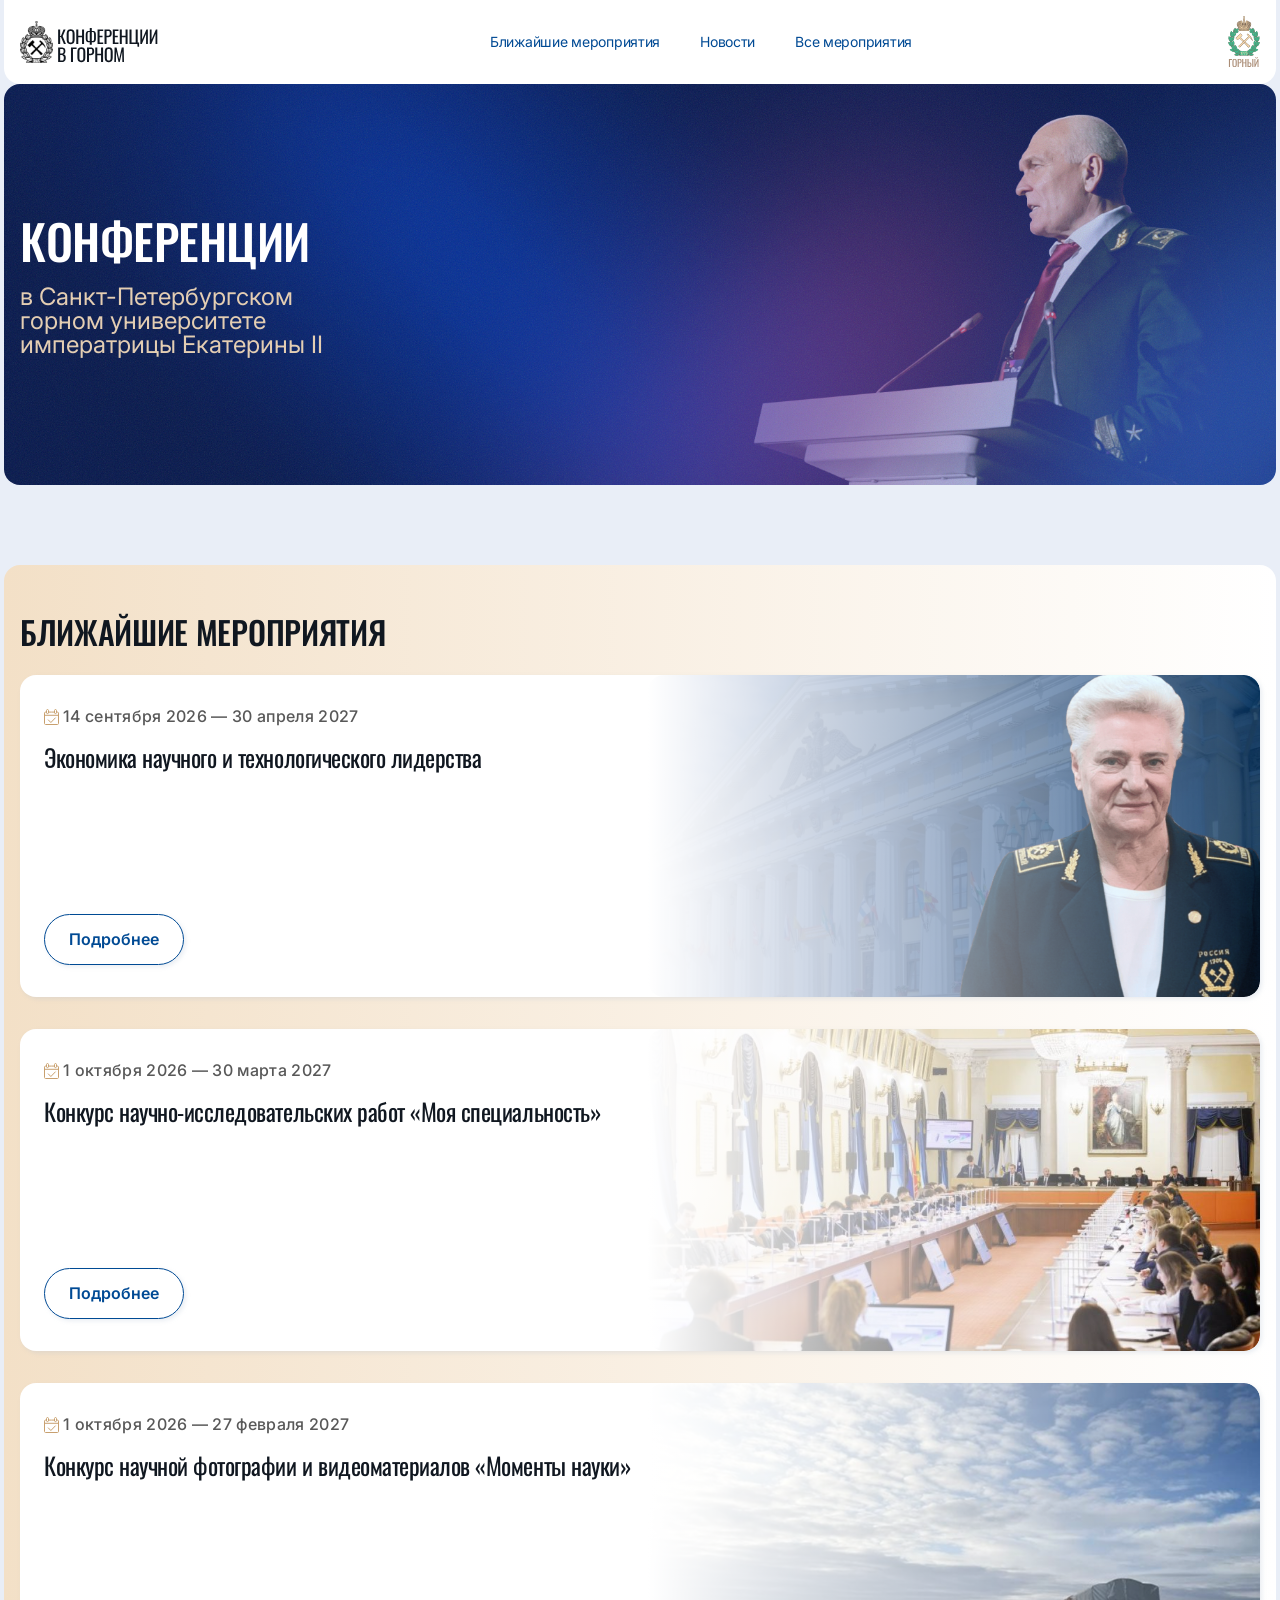
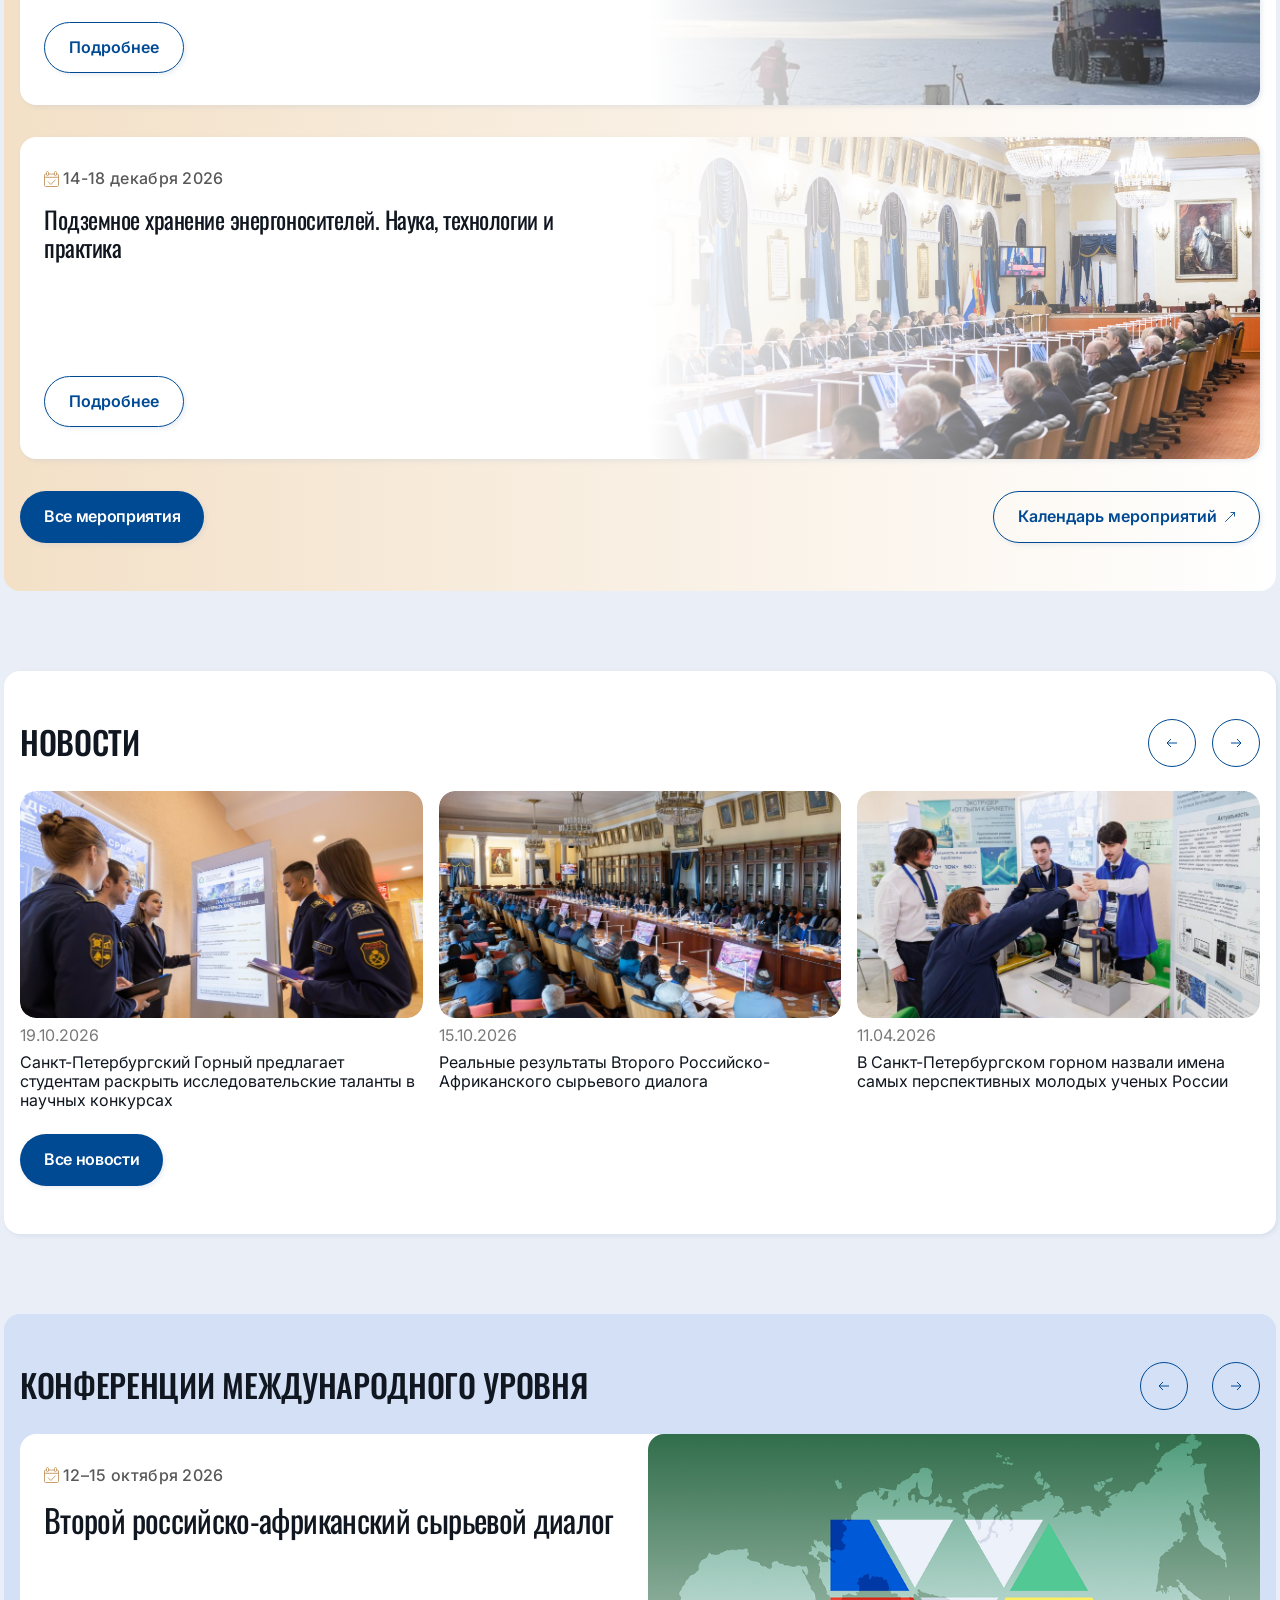
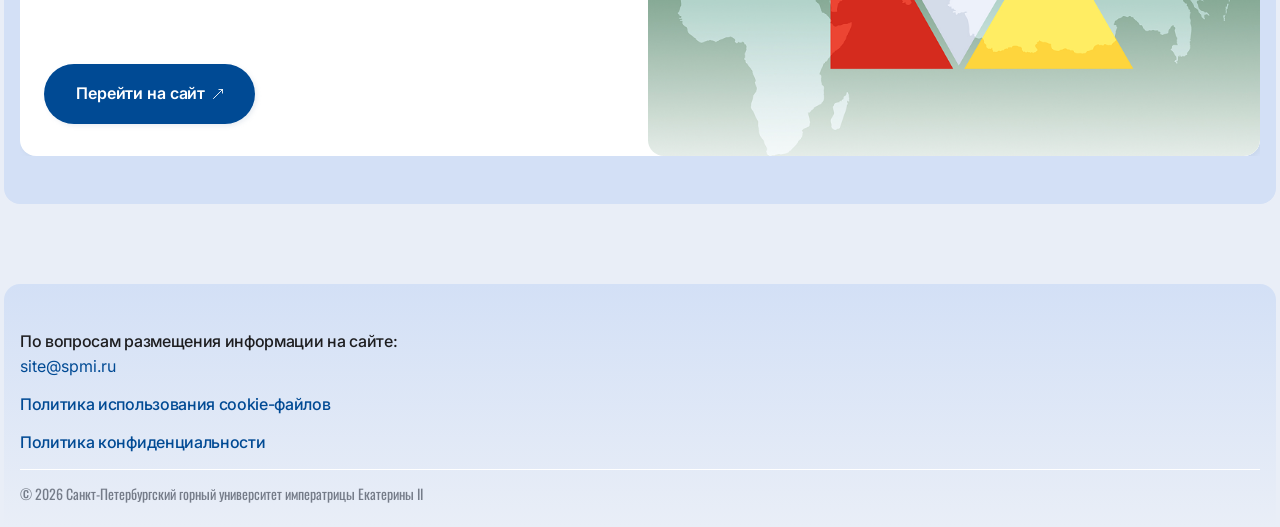
<file: index.html>
<!DOCTYPE html>
<html lang="ru">
  <head>
    <meta charset="UTF-8" />
    <meta name="viewport" content="width=device-width, initial-scale=1.0" />
    <title>Конференции в Горном</title>
    <link rel="icon" href="favicon.ico" type="image/vnd.microsoft.icon">
    <link rel="stylesheet" href="styles/keen-slider.min.css" />
    <link rel="stylesheet" href="styles/app.css" />
    <link rel="stylesheet" href="styles/front.css" />
    <script src="js/keen-slider.min.js" defer></script>
    <script src="js/main.js" defer></script>
    <script src="js/front.js" defer></script>
  </head>
  <body>
    <header class="site-header">
      <div class="container site-header__inner">
        <a
          class="site-header__brand"
          href="/"
          aria-label="Конференции в Горном — на главную"
        >
          <img class="site-header__brand-logo" src="1/images/logo.svg" />
        </a>
        <nav class="main-menu" aria-label="Главное меню">
          <a class="main-menu__link link" href="#events"> Ближайшие мероприятия </a>
          <a class="main-menu__link link" href="#news"> Новости </a>
          <a class="main-menu__link link" href="events.html"> Все мероприятия </a>
        </nav>
        <button
          class="site-header__burger"
          type="button"
          aria-label="Открыть меню"
          aria-expanded="false"
        >
          <span> </span>
          <span> </span>
          <span> </span>
          <span> </span>
        </button>
        <a
          class="site-header__mining-link"
          href="/"
          aria-label="Горный университет"
        >
          <img class="site-header__mining-emblem" src="1/images/gorny.svg" />
        </a>
      </div>
      <nav class="nav" aria-label="Мобильная навигация">
        <a class="nav__link link" href="#"> Ближайшие мероприятия </a>
        <a class="nav__link link" href="#"> Новости </a>
        <a class="nav__link link" href="#"> Все мероприятия </a>
      </nav>
    </header>
    <main class="front">
      <section class="front__banner">
        <img class="front__banner-image" src="images/front/banner.png" alt="" />
        <div class="front__banner-content">
          <h1 class="front__banner-title">Конференции</h1>
          <p class="front__banner-subtitle">
            в Санкт-Петербургском горном университете императрицы Екатерины II
          </p>
        </div>
      </section>

      <section class="front__events section-margin">
        <div class="container front__events-inner" id="events">
          <h2 class="block-title front__events-title">Ближайшие мероприятия</h2>
          <ul class="front__events-list">
            <li class="front__card">
              <div class="front__card-media front__card-media--fade">
                <img src="images/front/event1.jpg" alt="" />
              </div>
              <div class="front__card-body">
                <div class="front__card-info">
                  <div class="front__card-meta">
                    <span class="front__card-meta-item">
                      <img src="images/front/calendar-gold.svg" alt="" />
                      14 сентября 2026 — 30 апреля 2027
                    </span>
                    <!-- <span class="front__card-meta-item">
                      <img src="images/front/clock-gold.svg" alt="" />
                      16:00
                    </span> -->
                  </div>
                  <h3 class="front__card-title">
                    Экономика научного и технологического лидерства
                  </h3>
                </div>
                <a class="front__btn-outline btn-outline" href="https://conference.spmi.ru/events/konkurs_nvp">Подробнее</a>
              </div>
            </li>
            <li class="front__card">
              <div class="front__card-media front__card-media--fade">
                <img src="images/front/event2.jpg" alt="" />
              </div>
              <div class="front__card-body">
                <div class="front__card-info">
                  <div class="front__card-meta">
                    <span class="front__card-meta-item">
                      <img src="images/front/calendar-gold.svg" alt="" />
                      1 октября 2026 — 30 марта 2027
                    </span>
                  </div>
                  <h3 class="front__card-title">
                    Конкурс научно-исследовательских работ «Моя специальность»
                  </h3>
                </div>
                <a class="front__btn-outline btn-outline" href="https://conference.spmi.ru/events/vocation">Подробнее</a>
              </div>
            </li>
            <li class="front__card">
              <div class="front__card-media front__card-media--fade">
                <img src="images/front/event.png" alt="" />
              </div>
              <div class="front__card-body">
                <div class="front__card-info">
                  <div class="front__card-meta">
                    <span class="front__card-meta-item">
                      <img src="images/front/calendar-gold.svg" alt="" />
                      1 октября 2026 — 27 февраля 2027
                    </span>
                  </div>
                  <h3 class="front__card-title">
                    Конкурс научной фотографии и видеоматериалов «Моменты науки»
                  </h3>
                </div>
                <a class="front__btn-outline btn-outline" href="https://conference.spmi.ru/events/scisnap">Подробнее</a>
              </div>
            </li>
            <li class="front__card">
              <div class="front__card-media front__card-media--fade">
                <img src="images/front/event4.jpg" alt="" />
              </div>
              <div class="front__card-body">
                <div class="front__card-info">
                  <div class="front__card-meta">
                    <span class="front__card-meta-item">
                      <img src="images/front/calendar-gold.svg" alt="" />
                      14-18 декабря 2026
                    </span>
                    <!-- <span class="front__card-meta-item">
                      <img src="images/front/clock-gold.svg" alt="" />
                      16:00
                    </span> -->
                  </div>
                  <h3 class="front__card-title">
                    Подземное хранение энергоносителей. Наука, технологии и практика
                  </h3>
                </div>
                <a class="front__btn-outline btn-outline" href="https://conference.spmi.ru/events/energo">Подробнее</a>
              </div>
            </li>
          </ul>
          <div class="front__events-actions">
            <a class="btn-primary" href="events.html">Все мероприятия</a>
            <a class="front__btn-outline btn-outline btn-arrow" href="https://spmi.ru/announcements">
              Календарь мероприятий
            </a>
          </div>
        </div>
      </section>

      <section class="front__articles section-margin">
        <div class="container front__articles-inner" id="news">
          <div class="front__head">
            <h2 class="block-title">Новости</h2>
            <div class="front__nav">
              <button
                class="nav-button nav-button--prev"
                type="button"
                aria-label="Предыдущая статья"
                data-articles-prev
              >
                <svg width="10" height="8" viewBox="0 0 10 8" fill="none" aria-hidden="true">
                <path d="M0 4h10M10 4 6 8M10 4 6 0" stroke="currentColor"></path>
              </svg>
              </button>
              <button
                class="nav-button nav-button--next"
                type="button"
                aria-label="Следующая статья"
                data-articles-next
              >
                <svg width="10" height="8" viewBox="0 0 10 8" fill="none" aria-hidden="true">
                <path d="M0 4h10M10 4 6 8M10 4 6 0" stroke="currentColor"></path>
              </svg>
              </button>
            </div>
          </div>
          <div class="front__articles-slider keen-slider">
            <article class="keen-slider__slide front__article scale-hover">
              <a href="https://forpost-sz.ru/a/2026-10-16/sankt-peterburgskij-gornyj-predlagaet-studentam-raskryt-issledovatelskie-talanty-v" class="front__image--block scale-hover--block"><img
                class="front__article-image scale-hover--img"
                src="images/front/article1.jpg"
                alt=""
              /></a>
              
              <p class="front__article-date">19.10.2026</p>
              <a href="https://forpost-sz.ru/a/2026-10-16/sankt-peterburgskij-gornyj-predlagaet-studentam-raskryt-issledovatelskie-talanty-v"><h3 class="front__article-title">Санкт-Петербургский Горный предлагает студентам раскрыть исследовательские таланты в научных конкурсах</h3></a>
              
            </article>
            <article class="keen-slider__slide front__article scale-hover">
              <a href="https://forpost-sz.ru/spmi/2026-10-15/realnye-rezultaty-vtorogo-rossijsko-afrikanskogo-syrevogo-dialoga" class="scale-hover--block front__image--block"><img
                class="front__article-image scale-hover--img"
                src="images/front/article2.jpg"
                alt=""
              /></a>
              
              <p class="front__article-date">15.10.2026</p>
              <a href="https://forpost-sz.ru/spmi/2026-10-15/realnye-rezultaty-vtorogo-rossijsko-afrikanskogo-syrevogo-dialoga"><h3 class="front__article-title">Реальные результаты Второго Российско-Африканского сырьевого диалога</h3></a>
              
              
            </article>
            <article class="keen-slider__slide front__article scale-hover">
              <a href="https://forpost-sz.ru/a/2026-04-10/v-sankt-peterburgskom-gornom-nazvali-imena-samykh-perspektivnykh-molodykh-uchenykh" class="scale-hover--block front__image--block">  <img
                class="front__article-image scale-hover--img"
                src="images/front/article3.jpg"
                alt=""
              /></a>
            
              <p class="front__article-date">11.04.2026</p>
             
              <a href="https://forpost-sz.ru/a/2026-04-10/v-sankt-peterburgskom-gornom-nazvali-imena-samykh-perspektivnykh-molodykh-uchenykh"> <h3 class="front__article-title">В Санкт-Петербургском горном назвали имена самых перспективных молодых ученых России</h3></a>
              
            </article>
          </div>
          <a class="btn-primary" href="https://forpost-sz.ru/spmi">Все новости</a>
        </div>
      </section>

      <section class="front__conferences section-margin">
        <div class="container front__conferences-inner">
          <div class="front__conf-head">
            <h2 class="block-title">Конференции международного уровня</h2>
            <div class="front__nav">
              <button
                class="nav-button nav-button--prev"
                type="button"
                aria-label="Предыдущая конференция"
                data-conferences-prev
              >
                <svg width="10" height="8" viewBox="0 0 10 8" fill="none" aria-hidden="true">
                <path d="M0 4h10M10 4 6 8M10 4 6 0" stroke="currentColor"></path>
              </svg>
              </button>
              <button
                class="nav-button nav-button--next"
                type="button"
                aria-label="Следующая конференция"
                data-conferences-next
              >
                <svg width="10" height="8" viewBox="0 0 10 8" fill="none" aria-hidden="true">
                <path d="M0 4h10M10 4 6 8M10 4 6 0" stroke="currentColor"></path>
              </svg>
              </button>
            </div>
          </div>
          <div class="front__conferences-slider keen-slider">
            <article class="keen-slider__slide front__card front__conf-card">
              <div class="front__card-media">
                <img src="images/front/conference.png" alt="" />
              </div>
              <div class="front__card-body">
                <div class="front__card-info">
                  <div class="front__card-meta">
                    <span class="front__card-meta-item">
                      <img src="images/front/calendar-gold.svg" alt="" />
                      12–15 октября 2026
                    </span>
                  </div>
                  <h3 class="front__conference-title">
                    Второй российско-африканский сырьевой диалог
                  </h3>
                </div>
                <a class="btn-primary btn-arrow front__conferences--btn" href="https://africa.spmi.ru/">
                  Перейти на сайт
                </a>
              </div>
            </article>
            <article class="keen-slider__slide front__card front__conf-card">
              <div class="front__card-media">
                <img src="images/front/forum2.jpg" alt="" />
              </div>
              <div class="front__card-body">
                <div class="front__card-info">
                  <div class="front__card-meta">
                    <span class="front__card-meta-item">
                      <img src="images/front/calendar-gold.svg" alt="" />
                      12–17 октября 2026 года
                    </span>
                  </div>
                  <h3 class="front__conference-title">
                    Российско-африканский форум-конкурс молодых ученых под эгидой ЮНЕСКО
                  </h3>
                </div>
                <a class="btn-primary btn-arrow front__conferences--btn" href="https://youthafrica.spmi.ru/">
                  Перейти на сайт
                </a>
              </div>
            </article>
          </div>
        </div>
      </section>
    </main>
    <footer class="footer section-margin">
      <div class="container footer__inner">
        <div class="footer__content">
          <div class="footer__contact-block">
            <p class="footer__question">
              По вопросам размещения информации на сайте:
            </p>
            <a class="footer__email" href="mailto:site@spmi.ru">site@spmi.ru</a>
          </div>
          <a class="footer__policy" href="https://spmi.ru/cookie-files"
            >Политика использования cookie-файлов</a
          >
          <a class="footer__policy" href="https://spmi.ru/politika_pers_dannye">Политика конфиденциальности</a>
        </div>
        <div class="footer__bottom">
          <div class="footer__divider"></div>
          <p class="footer__copyright">
            © 2026 Санкт-Петербургский горный университет императрицы Екатерины II
          </p>
        </div>
      </div>
    </footer>
  </body>
</html>
</file>
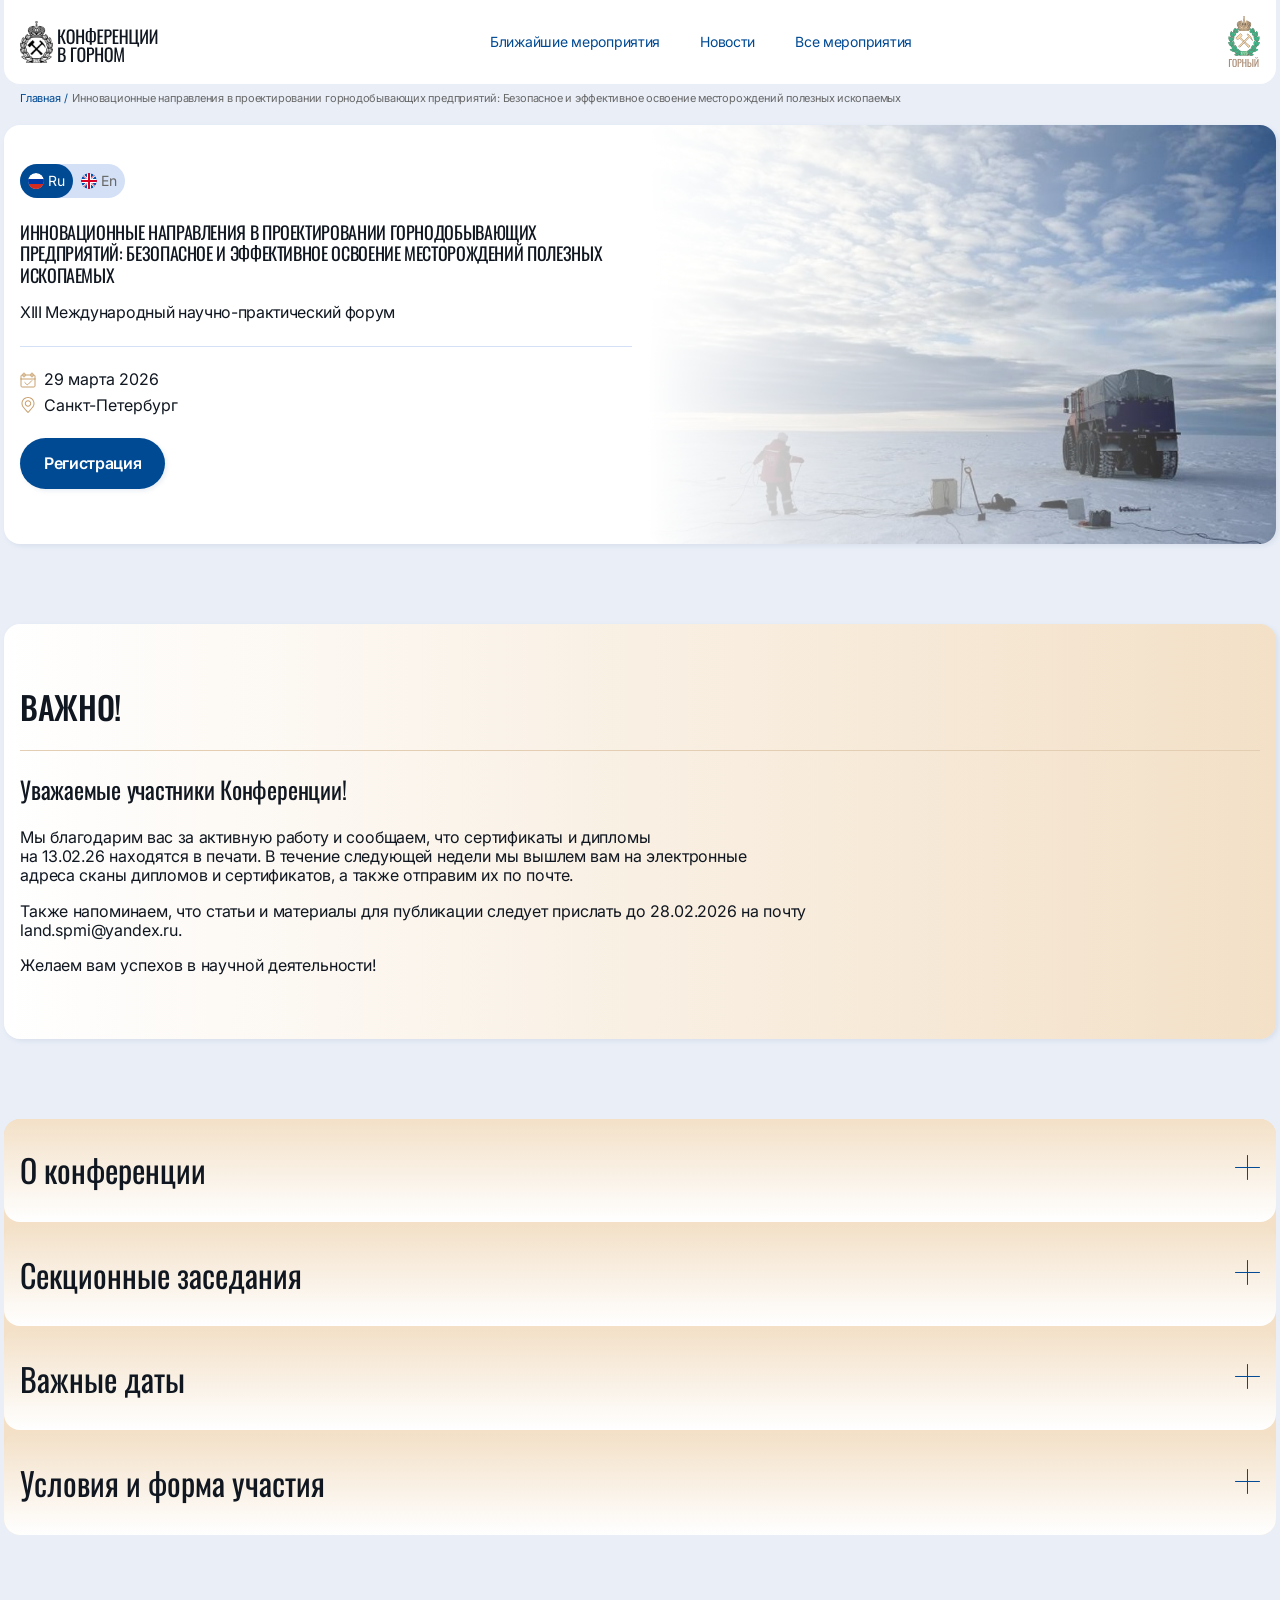
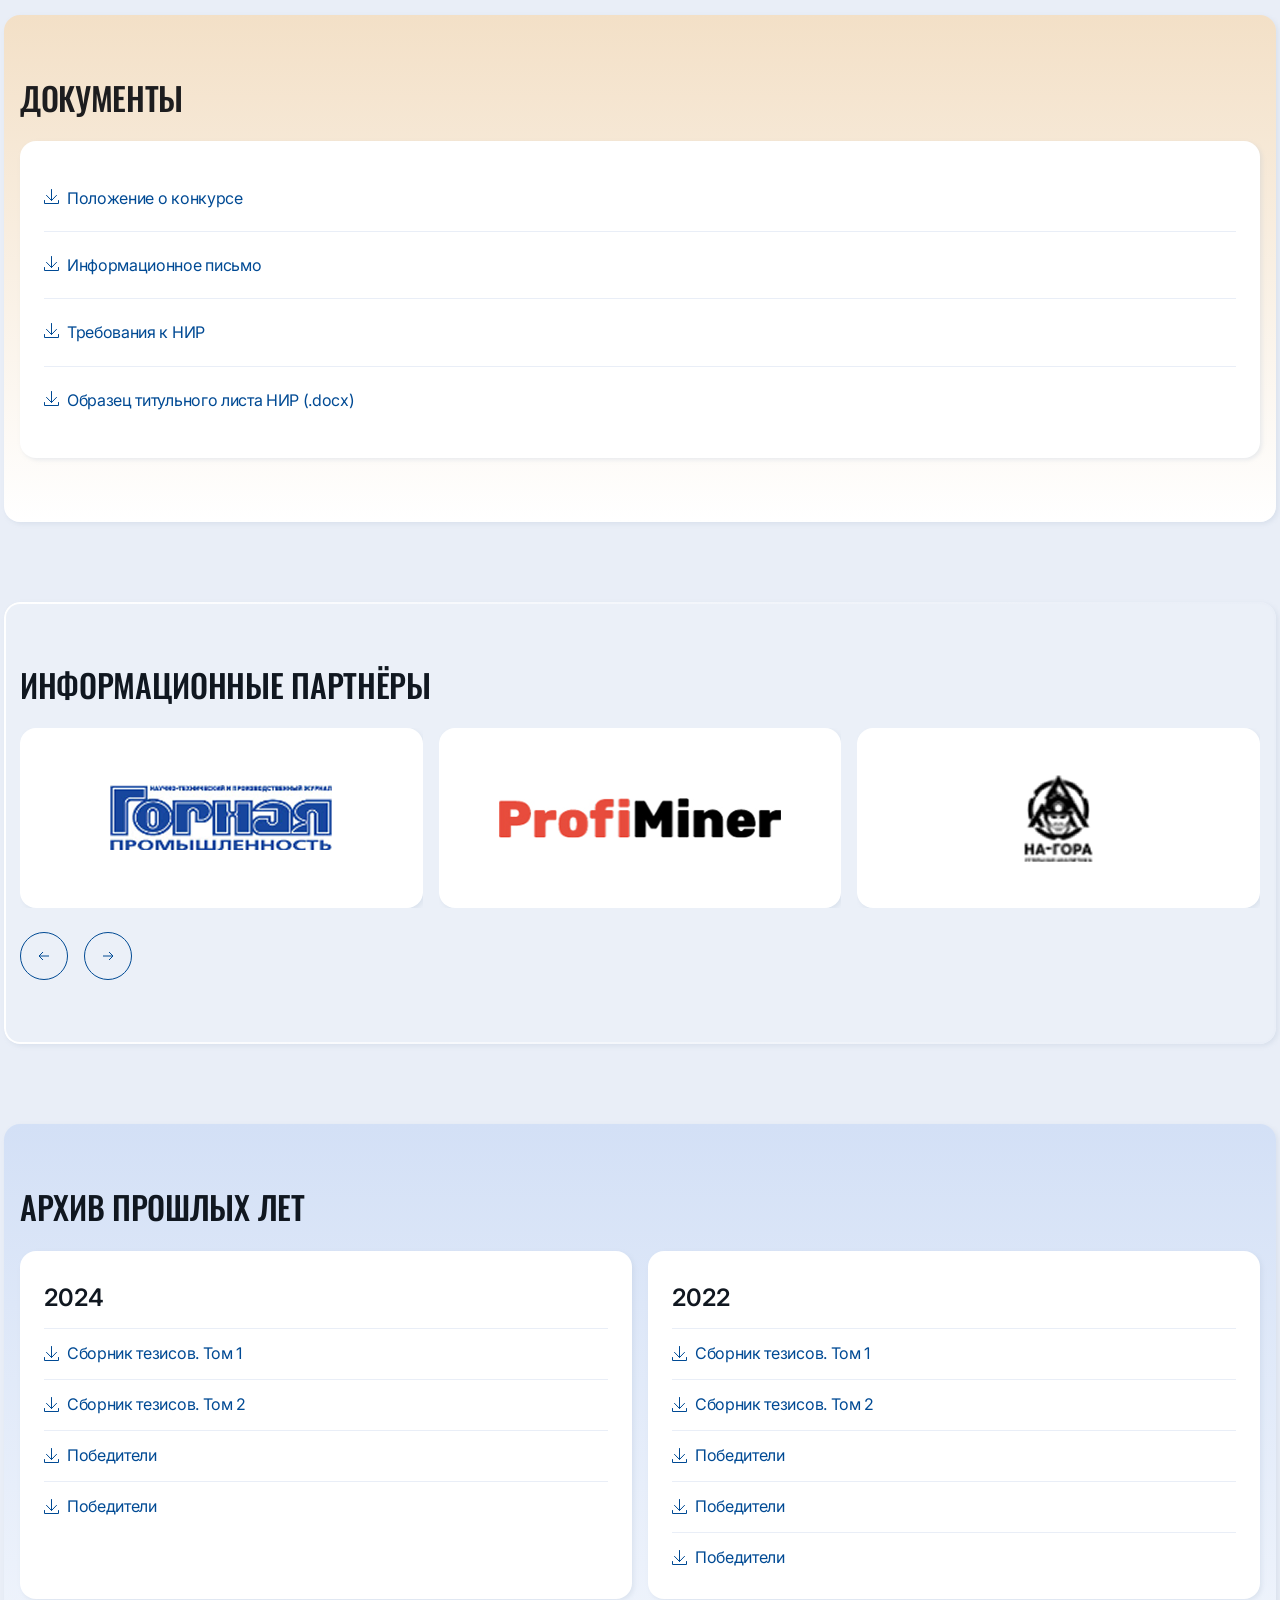
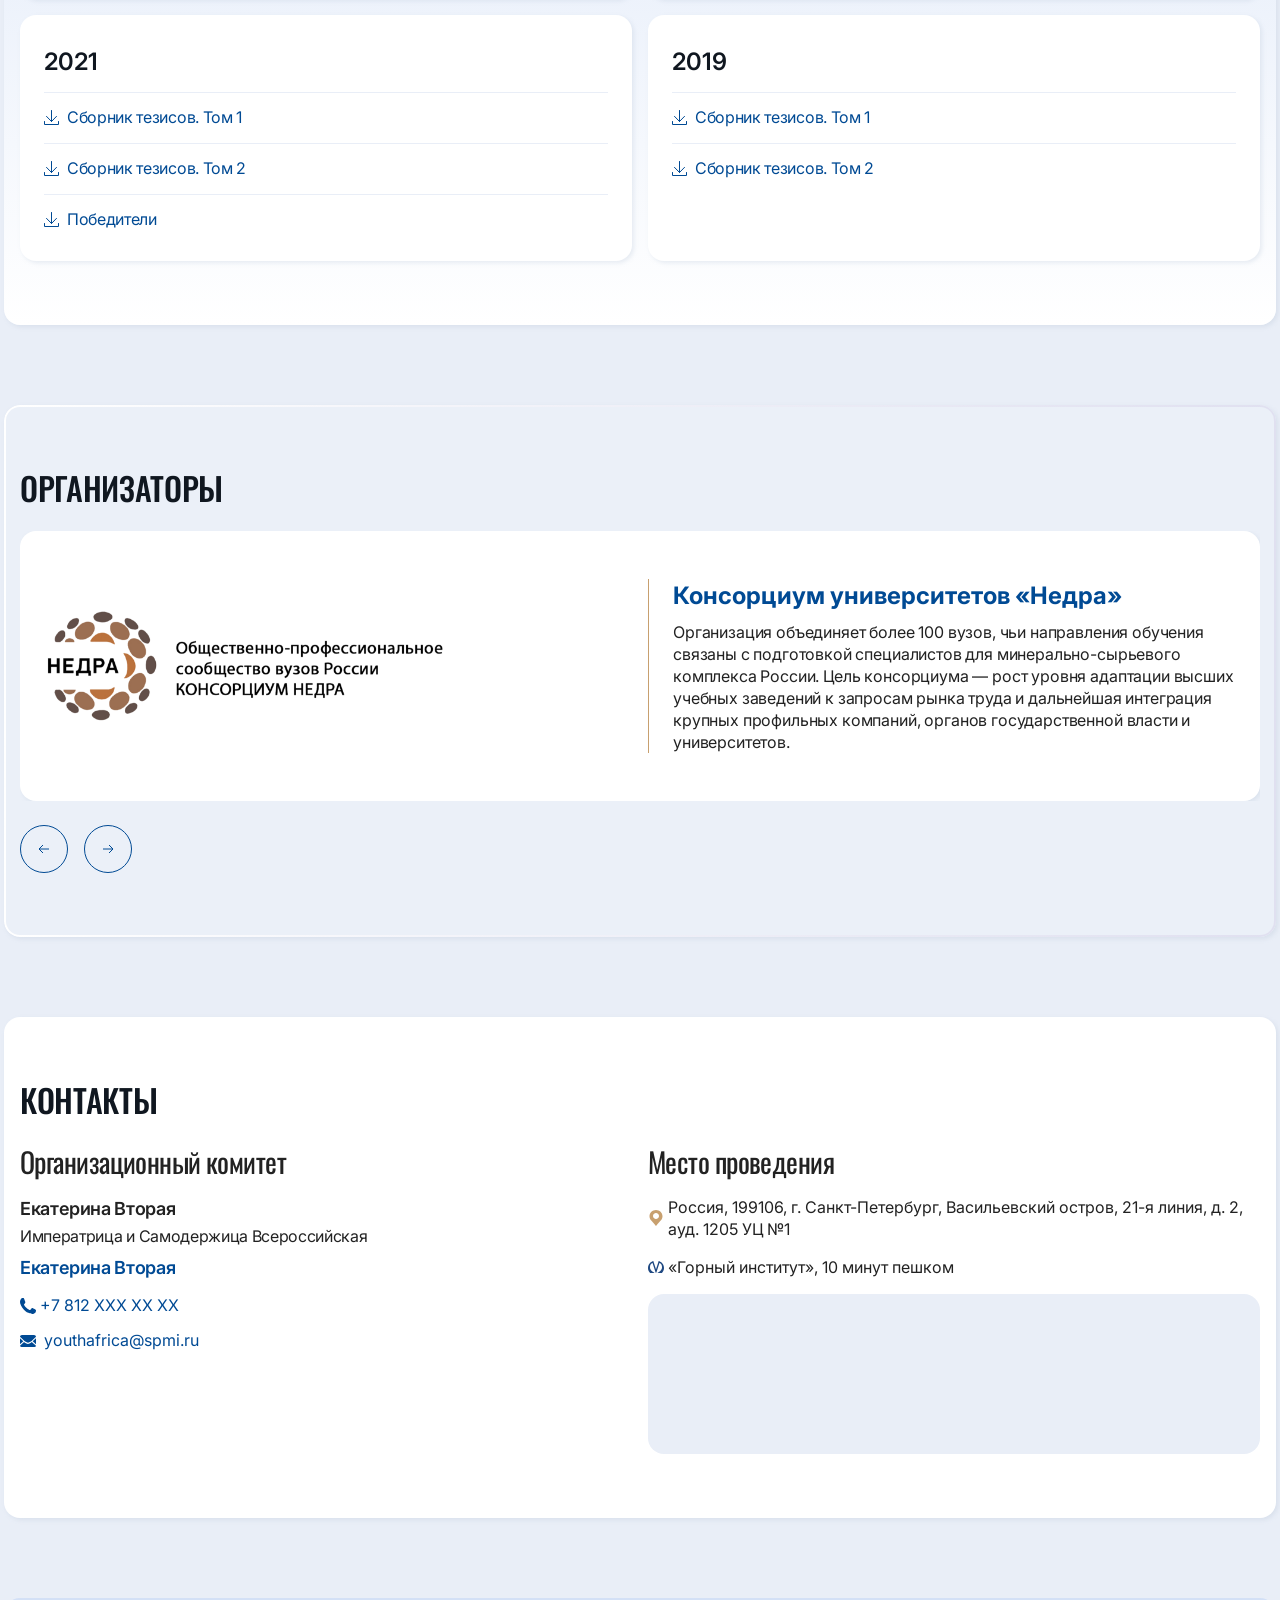
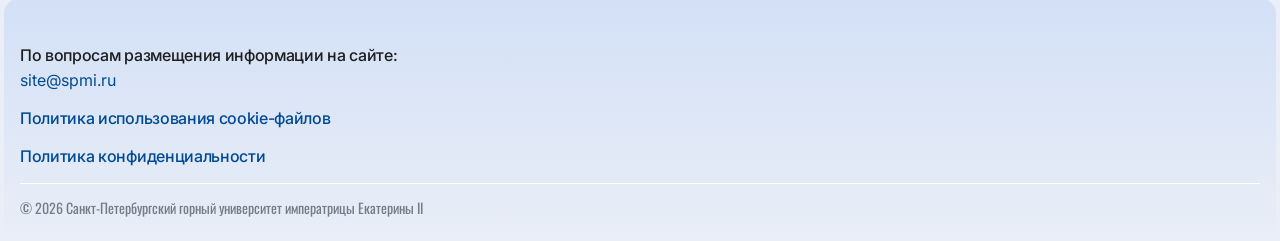
<file: 1/index.html>
<html lang="ru">
  <head>
    <meta charset="UTF-8" />
    <meta name="viewport" content="width=device-width, initial-scale=1.0" />
    <title>Конференции в Горном</title>
    <link rel="stylesheet" href="../styles/keen-slider.min.css" />
    <link rel="stylesheet" href="../styles/app.css" />
    <script
      src="https://api-maps.yandex.ru/2.1/?apikey=18e30ac7-d77d-4c00-93e0-b471a3cb83dc&amp;lang=ru_RU"
      type="text/javascript"
    ></script>
    <script src="../js/keen-slider.min.js" defer></script>
    <script src="../js/main.js" defer></script>
    <script src="../js/contacts.js" defer></script>
  </head>
  <body>
    <header class="site-header">
      <div class="container site-header__inner">
        <a
          class="site-header__brand"
          href="/"
          aria-label="Конференции в Горном — на главную"
        >
          <img class="site-header__brand-logo" src="images/logo.svg" />
        </a>
        <nav class="main-menu" aria-label="Главное меню">
          <a class="main-menu__link link" href="#"> Ближайшие мероприятия </a>
          <a class="main-menu__link link" href="#"> Новости </a>
          <a class="main-menu__link link" href="#"> Все мероприятия </a>
        </nav>
        <button
          class="site-header__burger"
          type="button"
          aria-label="Открыть меню"
          aria-expanded="false"
        >
          <span> </span>
          <span> </span>
          <span> </span>
          <span> </span>
        </button>
        <a
          class="site-header__mining-link"
          href="/"
          aria-label="Горный университет"
        >
          <img class="site-header__mining-emblem" src="images/gorny.svg" />
        </a>
      </div>
      <nav class="nav" aria-label="Мобильная навигация">
        <a class="nav__link link" href="#"> Ближайшие мероприятия </a>
        <a class="nav__link link" href="#"> Новости </a>
        <a class="nav__link link" href="#"> Все мероприятия </a>
      </nav>
    </header>
    <main class="conf-page" id="full-map">
      <section class="container breadcrumb">
        <div class="breadcrumbs-line">
          <nav role="navigation" aria-labelledby="system-breadcrumb">
            <ul>
              <li>
                <a class="breadcrumb__link link" href="/">Главная</a>
              </li>
              <li class="is-active">
                <a href="#" aria-current="page"
                  >Инновационные направления в&nbsp;проектировании
                  горнодобывающих предприятий: Безопасное и&nbsp;эффективное
                  освоение месторождений полезных ископаемых</a
                >
              </li>
            </ul>
          </nav>
        </div>
      </section>
      <section class="hero">
        <div class="container hero__inner">
          <div class="hero__content">
            <nav class="hero__lang" aria-label="Язык сайта">
              <a class="hero__lang-link is-active" href="#" lang="ru">
                <div class="hero__lang-wrapper">
                  <img src="images/ru-icon.svg" alt="" />
                  <span> Ru </span>
                </div>
              </a>
              <a class="hero__lang-link" href="#" lang="en">
                <div class="hero__lang-wrapper">
                  <img src="images/en-icon.svg" alt="" />
                  <span> En </span>
                </div>
              </a>
            </nav>
            <div class="hero__text">
              <h1 class="hero__title">
                Инновационные направления в проектировании горнодобывающих
                предприятий: Безопасное и эффективное освоение месторождений
                полезных ископаемых
              </h1>
              <p class="hero__subtitle">
                XIII Международный научно-практический форум
              </p>
            </div>
            <div class="hero__divider"></div>
            <ul class="hero__info">
              <li class="hero__info-item">
                <img src="images/calendar.svg" alt="" />
                <span> 29 марта 2026 </span>
              </li>
              <li class="hero__info-item">
                <img src="images/location.svg" alt="" />
                <span> Санкт-Петербург </span>
              </li>
            </ul>
            <a class="hero__button btn-primary" href="#"> Регистрация </a>
          </div>
          <div class="hero__media">
            <img class="hero__image" src="images/hero.png" alt="" />
          </div>
        </div>
      </section>
      <section class="main-info section-margin">
        <div class="container announcement__inner">
          <h2 class="block-title announcement__title">Важно!</h2>
          <div class="announcement__divider"></div>
          <div class="announcement__content">
            <h3 class="announcement__subtitle">
              Уважаемые участники Конференции!
            </h3>
            <div class="announcement__body">
              <p class="announcement__text">
                Мы благодарим вас за активную работу и сообщаем, что сертификаты
                и дипломы на 13.02.26 находятся в печати. В течение следующей
                недели мы вышлем вам на электронные адреса сканы дипломов и
                сертификатов, а также отправим их по почте.
              </p>
              <p class="announcement__text">
                Также напоминаем, что статьи и материалы для публикации следует
                прислать до 28.02.2026 на почту land.spmi@yandex.ru.
              </p>
              <p class="announcement__text">
                Желаем вам успехов в научной деятельности!
              </p>
            </div>
          </div>
        </div>
      </section>
      <section class="accordeons section-margin">
        <div class="accordeons__list">
          <details class="container accordion">
            <summary class="accordion__summary">
              <h2 class="accordion__title">О конференции</h2>
              <span class="accordion-icon-wrap">
                <img class="accordion-icon" src="images/plus.svg" />
              </span>
            </summary>
            <div class="accordion__panel">
              <div class="accordion__block">
                <h3 class="accordion__heading">О конференции</h3>
                <div class="accordion__body">
                  <p>
                    Конкурс «Моя специальность» направлен на выявление и
                    поддержку обучающихся Горного университета, способных
                    самостоятельно решать исследовательские задачи и осмысленно
                    связывать результаты своей работы с осваиваемой
                    специальностью и будущей профессиональной деятельностью.
                  </p>
                  <p>
                    Конкурс проводится в два этапа: заочный отборочный и очный
                    заключительный. Для участия студенты представляют
                    индивидуальные конкурсные работы, являющиеся результатом
                    самостоятельной исследовательской и (или) научно-инженерной
                    деятельности.
                  </p>
                  <p>
                    Победителям и призёрам Конкурса предоставят возможность
                    опубликовать свои работы в форме сборника научных трудов
                    Конкурса, который будет размещён в Научной электронной
                    библиотеке eLIBRARY.RU с индексацией в базе данных научного
                    цитирования РИНЦ.
                  </p>
                </div>
              </div>
              <div class="accordion__block">
                <h3 class="accordion__heading">Задачи</h3>
                <div class="accordion__body">
                  <ul>
                    <li>
                      Формирование у обучающихся осознанного понимания связи
                      исследовательской деятельности с осваиваемой
                      специальностью, её профессиональной значимостью и задачами
                      соответствующей отрасли;
                    </li>
                    <li>
                      Выявление обучающихся, демонстрирующих способность
                      самостоятельно формулировать научную проблему, выбирать и
                      обосновывать методы её решения, интерпретировать
                      полученные результаты, аргументировать выводы и критически
                      оценивать собственный вклад;
                    </li>
                    <li>
                      Выявление перспективных исследовательских работ,
                      обладающих потенциалом дальнейшего развития в
                      научно-образовательной среде университета;
                    </li>
                    <li>
                      Вовлечение обучающихся в научно-исследовательскую,
                      инженерную и проектную деятельность университета в рамках
                      реализации пилотного проекта «совершенствование высшего
                      инженерного образования»;
                    </li>
                    <li>
                      Создание условий для взаимодействия участников с
                      кафедрами, научными центрами, лабораториями,
                      преподавателями, исследователями и
                      организациями-партнёрами университета;
                    </li>
                    <li>
                      Отбор перспективных обучающихся для участия в
                      международных научных и образовательных программах и
                      стажировках, подготовки публикаций и формирования
                      дальнейшей научной траектории, включая поступление в
                      аспирантуру.
                    </li>
                  </ul>
                </div>
              </div>
            </div>
          </details>
          <details class="container accordion">
            <summary class="accordion__summary">
              <h2 class="accordion__title">Секционные заседания</h2>
              <span class="accordion-icon-wrap">
                <img class="accordion-icon" src="images/plus.svg" />
              </span>
            </summary>
            <div class="accordion__panel--sessions">
              <details class="accordion-session">
                <summary class="accordion-session__summary">
                  <h3 class="session__title">
                    Пленарное заседание «Перспективы и проблемы развития
                    минерально-сырьевого комплекса»
                  </h3>
                  <span class="session__icon-wrap">
                    <img class="session__icon" src="images/arrow.svg" />
                  </span>
                </summary>
                <div class="session-text">
                  <p class="session__date">27 мая (МФК, Конгресс-холл)</p>
                  <p style="font-weight: bold">Председатели:</p>
                  <p>
                    <span style="font-weight: bold">
                      Шабаров Аркадий Николаевич
                    </span>
                    , директор научного центра геомеханики и проблем горного
                    производства, Санкт- Петербургский горный университет
                    императрицы Екатерины II
                  </p>
                  <p>
                    <span style="font-weight: bold">
                      Рассказов Игорь Юрьевич
                    </span>
                    , академик РАН, директор Хабаровский Федеральный
                    исследовательский центр ДВО РАН
                  </p>
                </div>
              </details>
              <details class="accordion-session">
                <summary class="accordion-session__summary">
                  <h3 class="session__title">
                    1. Геодинамическая безопасность и геомеханические проблемы
                    освоения месторождений полезных ископаемых
                  </h3>
                  <span class="session__icon-wrap">
                    <img class="session__icon" src="images/arrow.svg" />
                  </span>
                </summary>
                <div class="session-text">
                  <p class="session__date">27 мая (МФК, Конгресс-холл)</p>
                  <p style="font-weight: bold">Председатели:</p>
                  <p>
                    <span style="font-weight: bold">
                      Шабаров Аркадий Николаевич
                    </span>
                    , директор научного центра геомеханики и проблем горного
                    производства, Санкт- Петербургский горный университет
                    императрицы Екатерины II
                  </p>
                  <p>
                    <span style="font-weight: bold">
                      Рассказов Игорь Юрьевич
                    </span>
                    , академик РАН, директор Хабаровский Федеральный
                    исследовательский центр ДВО РАН
                  </p>
                </div>
              </details>
              <details class="accordion-session">
                <summary class="accordion-session__summary">
                  <h3 class="session__title">
                    2,3. Разработка месторождений полезных ископаемых.
                    Современные технологии производства буровзрывных работ
                  </h3>
                  <span class="session__icon-wrap">
                    <img class="session__icon" src="images/arrow.svg" />
                  </span>
                </summary>
                <div class="session-text">
                  <p class="session__date">27 мая (МФК, Конгресс-холл)</p>
                  <p style="font-weight: bold">Председатели:</p>
                  <p>
                    <span style="font-weight: bold">
                      Шабаров Аркадий Николаевич
                    </span>
                    , директор научного центра геомеханики и проблем горного
                    производства, Санкт- Петербургский горный университет
                    императрицы Екатерины II
                  </p>
                  <p>
                    <span style="font-weight: bold">
                      Рассказов Игорь Юрьевич
                    </span>
                    , академик РАН, директор Хабаровский Федеральный
                    исследовательский центр ДВО РАН
                  </p>
                </div>
              </details>
              <details class="accordion-session">
                <summary class="accordion-session__summary">
                  <h3 class="session__title">
                    4. Энергообеспечение, электромеханика и энергоэффективность
                    горного производства
                  </h3>
                  <span class="session__icon-wrap">
                    <img class="session__icon" src="images/arrow.svg" />
                  </span>
                </summary>
                <div class="session-text">
                  <p class="session__date">27 мая (МФК, Конгресс-холл)</p>
                  <p style="font-weight: bold">Председатели:</p>
                  <p>
                    <span style="font-weight: bold">
                      Шабаров Аркадий Николаевич
                    </span>
                    , директор научного центра геомеханики и проблем горного
                    производства, Санкт- Петербургский горный университет
                    императрицы Екатерины II
                  </p>
                  <p>
                    <span style="font-weight: bold">
                      Рассказов Игорь Юрьевич
                    </span>
                    , академик РАН, директор Хабаровский Федеральный
                    исследовательский центр ДВО РАН
                  </p>
                </div>
              </details>
              <details class="accordion-session">
                <summary class="accordion-session__summary">
                  <h3 class="session__title">
                    5. Геомеханическое обеспечение и риски при разработке
                    месторождений полезных ископаемых открытым способом
                  </h3>
                  <span class="session__icon-wrap">
                    <img class="session__icon" src="images/arrow.svg" />
                  </span>
                </summary>
                <div class="session-text">
                  <p class="session__date">27 мая (МФК, Конгресс-холл)</p>
                  <p style="font-weight: bold">Председатели:</p>
                  <p>
                    <span style="font-weight: bold">
                      Шабаров Аркадий Николаевич
                    </span>
                    , директор научного центра геомеханики и проблем горного
                    производства, Санкт- Петербургский горный университет
                    императрицы Екатерины II
                  </p>
                  <p>
                    <span style="font-weight: bold">
                      Рассказов Игорь Юрьевич
                    </span>
                    , академик РАН, директор Хабаровский Федеральный
                    исследовательский центр ДВО РАН
                  </p>
                </div>
              </details>
              <details class="accordion-session">
                <summary class="accordion-session__summary">
                  <h3 class="session__title">
                    6. Проблемы размещения горнопромышленных отходов
                  </h3>
                  <span class="session__icon-wrap">
                    <img class="session__icon" src="images/arrow.svg" />
                  </span>
                </summary>
                <div class="session-text">
                  <p class="session__date">27 мая (МФК, Конгресс-холл)</p>
                  <p style="font-weight: bold">Председатели:</p>
                  <p>
                    <span style="font-weight: bold">
                      Шабаров Аркадий Николаевич
                    </span>
                    , директор научного центра геомеханики и проблем горного
                    производства, Санкт- Петербургский горный университет
                    императрицы Екатерины II
                  </p>
                  <p>
                    <span style="font-weight: bold">
                      Рассказов Игорь Юрьевич
                    </span>
                    , академик РАН, директор Хабаровский Федеральный
                    исследовательский центр ДВО РАН
                  </p>
                </div>
              </details>
              <details class="accordion-session">
                <summary class="accordion-session__summary">
                  <h3 class="session__title">
                    7. Маркшейдерское обеспечение безопасного освоения
                    месторождений полезных ископаемых и подземного пространства
                  </h3>
                  <span class="session__icon-wrap">
                    <img class="session__icon" src="images/arrow.svg" />
                  </span>
                </summary>
                <div class="session-text">
                  <p class="session__date">27 мая (МФК, Конгресс-холл)</p>
                  <p style="font-weight: bold">Председатели:</p>
                  <p>
                    <span style="font-weight: bold">
                      Шабаров Аркадий Николаевич
                    </span>
                    , директор научного центра геомеханики и проблем горного
                    производства, Санкт- Петербургский горный университет
                    императрицы Екатерины II
                  </p>
                  <p>
                    <span style="font-weight: bold">
                      Рассказов Игорь Юрьевич
                    </span>
                    , академик РАН, директор Хабаровский Федеральный
                    исследовательский центр ДВО РАН
                  </p>
                </div>
              </details>
              <details class="accordion-session">
                <summary class="accordion-session__summary">
                  <h3 class="session__title">
                    8. Комплексная переработка природного и техногенного сырья
                  </h3>
                  <span class="session__icon-wrap">
                    <img class="session__icon" src="images/arrow.svg" />
                  </span>
                </summary>
                <div class="session-text">
                  <p class="session__date">27 мая (МФК, Конгресс-холл)</p>
                  <p style="font-weight: bold">Председатели:</p>
                  <p>
                    <span style="font-weight: bold">
                      Шабаров Аркадий Николаевич
                    </span>
                    , директор научного центра геомеханики и проблем горного
                    производства, Санкт- Петербургский горный университет
                    императрицы Екатерины II
                  </p>
                  <p>
                    <span style="font-weight: bold">
                      Рассказов Игорь Юрьевич
                    </span>
                    , академик РАН, директор Хабаровский Федеральный
                    исследовательский центр ДВО РАН
                  </p>
                </div>
              </details>
              <details class="accordion-session">
                <summary class="accordion-session__summary">
                  <h3 class="session__title">9. Экономика недропользования</h3>
                  <span class="session__icon-wrap">
                    <img class="session__icon" src="images/arrow.svg" />
                  </span>
                </summary>
                <div class="session-text">
                  <p class="session__date">27 мая (МФК, Конгресс-холл)</p>
                  <p style="font-weight: bold">Председатели:</p>
                  <p>
                    <span style="font-weight: bold">
                      Шабаров Аркадий Николаевич
                    </span>
                    , директор научного центра геомеханики и проблем горного
                    производства, Санкт- Петербургский горный университет
                    императрицы Екатерины II
                  </p>
                  <p>
                    <span style="font-weight: bold">
                      Рассказов Игорь Юрьевич
                    </span>
                    , академик РАН, директор Хабаровский Федеральный
                    исследовательский центр ДВО РАН
                  </p>
                </div>
              </details>
              <details class="accordion-session">
                <summary class="accordion-session__summary">
                  <h3 class="session__title">
                    10. Гидрогеологическое обеспечение освоения месторождений
                    полезных ископаемых
                  </h3>
                  <span class="session__icon-wrap">
                    <img class="session__icon" src="images/arrow.svg" />
                  </span>
                </summary>
                <div class="session-text">
                  <p class="session__date">27 мая (МФК, Конгресс-холл)</p>
                  <p style="font-weight: bold">Председатели:</p>
                  <p>
                    <span style="font-weight: bold">
                      Шабаров Аркадий Николаевич
                    </span>
                    , директор научного центра геомеханики и проблем горного
                    производства, Санкт- Петербургский горный университет
                    императрицы Екатерины II
                  </p>
                  <p>
                    <span style="font-weight: bold">
                      Рассказов Игорь Юрьевич
                    </span>
                    , академик РАН, директор Хабаровский Федеральный
                    исследовательский центр ДВО РАН
                  </p>
                </div>
              </details>
            </div>
          </details>
          <details class="container accordion">
            <summary class="accordion__summary">
              <span class="accordion__title"> Важные даты </span>
              <span class="accordion-icon-wrap">
                <img class="accordion-icon" src="images/plus.svg" />
              </span>
            </summary>
            <div class="accordion__panel--dates">
              <div class="date-card">
                <p class="date-card__date">до 5 октября 2025 года</p>
                <p class="date-card__text">Регистрация участников</p>
              </div>
              <div class="date-card">
                <p class="date-card__date">до 10 октября 2025 года</p>
                <p class="date-card__text">
                  Подтверждение очного участия Оргкомитетом
                </p>
              </div>
              <div class="date-card">
                <p class="date-card__date">10 октября 2025 года</p>
                <p class="date-card__text">Оформление приглашений и виз</p>
              </div>
              <div class="date-card">
                <p class="date-card__date">28 октября 2025 года</p>
                <p class="date-card__text">Заезд и регистрация участников</p>
              </div>
              <div class="date-card">
                <p class="date-card__date">29-31 октября 2025 года</p>
                <p class="date-card__text">Рабочие дни</p>
              </div>
              <div class="date-card">
                <p class="date-card__date">01 ноября 2025 года</p>
                <p class="date-card__text">Отъезд участников</p>
              </div>
            </div>
          </details>
          <details class="container accordion">
            <summary class="accordion__summary">
              <span class="accordion__title"> Условия и форма участия </span>
              <span class="accordion-icon-wrap">
                <img class="accordion-icon" src="images/plus.svg" />
              </span>
            </summary>
            <div class="accordion__panel accordion__conditions">
              <div class="accordion__block">
                <h3 class="accordion__heading">О конференции</h3>
                <div class="accordion__body">
                  <p>
                    Конкурс «Моя специальность» направлен на выявление и
                    поддержку обучающихся Горного университета, способных
                    самостоятельно решать исследовательские задачи и осмысленно
                    связывать результаты своей работы с осваиваемой
                    специальностью и будущей профессиональной деятельностью.
                  </p>
                  <p>
                    Конкурс проводится в два этапа: заочный отборочный и очный
                    заключительный. Для участия студенты представляют
                    индивидуальные конкурсные работы, являющиеся результатом
                    самостоятельной исследовательской и (или) научно-инженерной
                    деятельности.
                  </p>
                  <p>
                    Победителям и призёрам Конкурса предоставят возможность
                    опубликовать свои работы в форме сборника научных трудов
                    Конкурса, который будет размещён в Научной электронной
                    библиотеке eLIBRARY.RU с индексацией в базе данных научного
                    цитирования РИНЦ.
                  </p>
                </div>
              </div>
              <div class="accordion__block">
                <h3 class="accordion__heading">Задачи</h3>
                <div class="accordion__body">
                  <ul>
                    <li>
                      Формирование у обучающихся осознанного понимания связи
                      исследовательской деятельности с осваиваемой
                      специальностью, её профессиональной значимостью и задачами
                      соответствующей отрасли;
                    </li>
                    <li>
                      Выявление обучающихся, демонстрирующих способность
                      самостоятельно формулировать научную проблему, выбирать и
                      обосновывать методы её решения, интерпретировать
                      полученные результаты, аргументировать выводы и критически
                      оценивать собственный вклад;
                    </li>
                    <li>
                      Выявление перспективных исследовательских работ,
                      обладающих потенциалом дальнейшего развития в
                      научно-образовательной среде университета;
                    </li>
                    <li>
                      Вовлечение обучающихся в научно-исследовательскую,
                      инженерную и проектную деятельность университета в рамках
                      реализации пилотного проекта «совершенствование высшего
                      инженерного образования»;
                    </li>
                    <li>
                      Создание условий для взаимодействия участников с
                      кафедрами, научными центрами, лабораториями,
                      преподавателями, исследователями и
                      организациями-партнёрами университета;
                    </li>
                    <li>
                      Отбор перспективных обучающихся для участия в
                      международных научных и образовательных программах и
                      стажировках, подготовки публикаций и формирования
                      дальнейшей научной траектории, включая поступление в
                      аспирантуру.
                    </li>
                  </ul>
                </div>
              </div>
               <div class="accordion__block">
                <h3 class="accordion__heading">Задачи</h3>
                <div class="accordion__body">
                  <ul>
                    <li>
                      Формирование у обучающихся осознанного понимания связи
                      исследовательской деятельности с осваиваемой
                      специальностью, её профессиональной значимостью и задачами
                      соответствующей отрасли;
                    </li>
                    <li>
                      Выявление обучающихся, демонстрирующих способность
                      самостоятельно формулировать научную проблему, выбирать и
                      обосновывать методы её решения, интерпретировать
                      полученные результаты, аргументировать выводы и критически
                      оценивать собственный вклад;
                    </li>
                    <li>
                      Выявление перспективных исследовательских работ,
                      обладающих потенциалом дальнейшего развития в
                      научно-образовательной среде университета;
                    </li>
                    <li>
                      Вовлечение обучающихся в научно-исследовательскую,
                      инженерную и проектную деятельность университета в рамках
                      реализации пилотного проекта «совершенствование высшего
                      инженерного образования»;
                    </li>
                    <li>
                      Создание условий для взаимодействия участников с
                      кафедрами, научными центрами, лабораториями,
                      преподавателями, исследователями и
                      организациями-партнёрами университета;
                    </li>
                    <li>
                      Отбор перспективных обучающихся для участия в
                      международных научных и образовательных программах и
                      стажировках, подготовки публикаций и формирования
                      дальнейшей научной траектории, включая поступление в
                      аспирантуру.
                    </li>
                  </ul>
                </div>
              </div>
            </div>
          </details>
        </div>
      </section>
      <section class="documents section-margin">
        <div class="container documents__inner">
          <h2 class="block-title documents__title">Документы</h2>
          <ul class="documents__list">
            <li class="documents__item">
              <a class="documents__link" href="#">
                <svg
                  width="15"
                  height="15"
                  viewbox="0 0 15 15"
                  fill="none"
                  xmlns="http://www.w3.org/2000/svg"
                >
                  <path
                    d="M7.5 11.5V0.5M12.5 6.36381L7.5 11.5L2.5 6.36381"
                    stroke-linecap="round"
                    stroke-linejoin="round"
                    stroke="#004A94"
                  ></path>
                  <path
                    d="M0.5 11.5V14.5H14.5V11.5"
                    stroke-linecap="round"
                    stroke-linejoin="round"
                    stroke="#004A94"
                  ></path>
                </svg>
                <span class="documents__link-text"> Положение о конкурсе </span>
              </a>
            </li>
            <li class="documents__item">
              <a class="documents__link" href="#">
                <svg
                  width="15"
                  height="15"
                  viewbox="0 0 15 15"
                  fill="none"
                  xmlns="http://www.w3.org/2000/svg"
                >
                  <path
                    d="M7.5 11.5V0.5M12.5 6.36381L7.5 11.5L2.5 6.36381"
                    stroke-linecap="round"
                    stroke-linejoin="round"
                    stroke="#004A94"
                  ></path>
                  <path
                    d="M0.5 11.5V14.5H14.5V11.5"
                    stroke-linecap="round"
                    stroke-linejoin="round"
                    stroke="#004A94"
                  ></path>
                </svg>
                <span class="documents__link-text">
                  Информационное письмо
                </span>
              </a>
            </li>
            <li class="documents__item">
              <a class="documents__link" href="#">
                <svg
                  width="15"
                  height="15"
                  viewbox="0 0 15 15"
                  fill="none"
                  xmlns="http://www.w3.org/2000/svg"
                >
                  <path
                    d="M7.5 11.5V0.5M12.5 6.36381L7.5 11.5L2.5 6.36381"
                    stroke-linecap="round"
                    stroke-linejoin="round"
                    stroke="#004A94"
                  ></path>
                  <path
                    d="M0.5 11.5V14.5H14.5V11.5"
                    stroke-linecap="round"
                    stroke-linejoin="round"
                    stroke="#004A94"
                  ></path>
                </svg>
                <span class="documents__link-text"> Требования к НИР </span>
              </a>
            </li>
            <li class="documents__item">
              <a class="documents__link" href="#">
                <svg
                  width="15"
                  height="15"
                  viewbox="0 0 15 15"
                  fill="none"
                  xmlns="http://www.w3.org/2000/svg"
                >
                  <path
                    d="M7.5 11.5V0.5M12.5 6.36381L7.5 11.5L2.5 6.36381"
                    stroke-linecap="round"
                    stroke-linejoin="round"
                    stroke="#004A94"
                  ></path>
                  <path
                    d="M0.5 11.5V14.5H14.5V11.5"
                    stroke-linecap="round"
                    stroke-linejoin="round"
                    stroke="#004A94"
                  ></path>
                </svg>
                <span class="documents__link-text">
                  Образец титульного листа НИР (.docx)
                </span>
              </a>
            </li>
          </ul>
        </div>
      </section>
      <section class="partners section-margin">
        <div class="container partners__inner">
          <h2 class="block-title partners__title">Информационные партнёры</h2>
          <div class="partners__slider keen-slider">
            <div class="keen-slider__slide partners__slide scale-hover">
              <div class="partners__card">
                <a href="#" class="partners__link"
                  ><img
                    class="partners__logo partners__logo--1 scale-hover--img"
                    src="images/partner-1.png"
                    alt="Информационный партнёр"
                /></a>
              </div>
            </div>
            <div class="keen-slider__slide partners__slide scale-hover">
              <div class="partners__card">
                <a href="#" class="partners__link"
                  ><img
                    class="partners__logo partners__logo--2 scale-hover--img"
                    src="images/partner-2.png"
                    alt="Информационный партнёр"
                /></a>
              </div>
            </div>
            <div class="keen-slider__slide partners__slide scale-hover">
              <div class="partners__card">
                <a href="#" class="partners__link"
                  ><img
                    class="partners__logo partners__logo--3 scale-hover--img"
                    src="images/partner-3.png"
                    alt="Информационный партнёр"
                /></a>
              </div>
            </div>
            <div class="keen-slider__slide partners__slide scale-hover">
              <div class="partners__card">
                <a href="#" class="partners__link"
                  ><img
                    class="partners__logo partners__logo--4 scale-hover--img"
                    src="images/partner-4.png"
                    alt="Информационный партнёр"
                /></a>
              </div>
            </div>
          </div>
          <div class="partners__nav">
            <button
              class="nav-button nav-button--prev"
              type="button"
              aria-label="Предыдущий партнёр"
              data-partners-prev
            >
              <svg
                width="10"
                height="8"
                viewbox="0 0 10 8"
                fill="none"
                aria-hidden="true"
              >
                <path
                  d="M0 4h10M10 4 6 8M10 4 6 0"
                  stroke="currentColor"
                ></path>
              </svg>
            </button>
            <button
              class="nav-button nav-button--next"
              type="button"
              aria-label="Следующий партнёр"
              data-partners-next
            >
              <svg
                width="10"
                height="8"
                viewbox="0 0 10 8"
                fill="none"
                aria-hidden="true"
              >
                <path
                  d="M0 4h10M10 4 6 8M10 4 6 0"
                  stroke="currentColor"
                ></path>
              </svg>
            </button>
          </div>
        </div>
      </section>
      <section class="archive section-margin">
        <div class="container archive__inner">
          <h2 class="block-title archive__title">Архив прошлых лет</h2>
          <div class="archive__list">
            <article class="archive__card">
              <div class="archive__card-inner">
                <h3 class="archive__year">2024</h3>
                <ul class="archive__files">
                  <li class="archive__file">
                    <a class="archive__file-link" href="#">
                      <svg
                        width="15"
                        height="15"
                        viewbox="0 0 15 15"
                        fill="none"
                        xmlns="http://www.w3.org/2000/svg"
                      >
                        <path
                          d="M7.5 11.5V0.5M12.5 6.36381L7.5 11.5L2.5 6.36381"
                          stroke-linecap="round"
                          stroke-linejoin="round"
                          stroke="#004A94"
                        ></path>
                        <path
                          d="M0.5 11.5V14.5H14.5V11.5"
                          stroke-linecap="round"
                          stroke-linejoin="round"
                          stroke="#004A94"
                        ></path>
                      </svg>
                      <span class="archive__file-text">
                        Сборник тезисов. Том 1
                      </span>
                    </a>
                  </li>
                  <li class="archive__file">
                    <a class="archive__file-link" href="#">
                      <svg
                        width="15"
                        height="15"
                        viewbox="0 0 15 15"
                        fill="none"
                        xmlns="http://www.w3.org/2000/svg"
                      >
                        <path
                          d="M7.5 11.5V0.5M12.5 6.36381L7.5 11.5L2.5 6.36381"
                          stroke-linecap="round"
                          stroke-linejoin="round"
                          stroke="#004A94"
                        ></path>
                        <path
                          d="M0.5 11.5V14.5H14.5V11.5"
                          stroke-linecap="round"
                          stroke-linejoin="round"
                          stroke="#004A94"
                        ></path>
                      </svg>
                      <span class="archive__file-text">
                        Сборник тезисов. Том 2
                      </span>
                    </a>
                  </li>
                  <li class="archive__file">
                    <a class="archive__file-link" href="#">
                      <svg
                        width="15"
                        height="15"
                        viewbox="0 0 15 15"
                        fill="none"
                        xmlns="http://www.w3.org/2000/svg"
                      >
                        <path
                          d="M7.5 11.5V0.5M12.5 6.36381L7.5 11.5L2.5 6.36381"
                          stroke-linecap="round"
                          stroke-linejoin="round"
                          stroke="#004A94"
                        ></path>
                        <path
                          d="M0.5 11.5V14.5H14.5V11.5"
                          stroke-linecap="round"
                          stroke-linejoin="round"
                          stroke="#004A94"
                        ></path>
                      </svg>
                      <span class="archive__file-text"> Победители </span>
                    </a>
                  </li>
                  <li class="archive__file">
                    <a class="archive__file-link" href="#">
                      <svg
                        width="15"
                        height="15"
                        viewbox="0 0 15 15"
                        fill="none"
                        xmlns="http://www.w3.org/2000/svg"
                      >
                        <path
                          d="M7.5 11.5V0.5M12.5 6.36381L7.5 11.5L2.5 6.36381"
                          stroke-linecap="round"
                          stroke-linejoin="round"
                          stroke="#004A94"
                        ></path>
                        <path
                          d="M0.5 11.5V14.5H14.5V11.5"
                          stroke-linecap="round"
                          stroke-linejoin="round"
                          stroke="#004A94"
                        ></path>
                      </svg>
                      <span class="archive__file-text"> Победители </span>
                    </a>
                  </li>
                </ul>
              </div>
            </article>
            <article class="archive__card">
              <div class="archive__card-inner">
                <h3 class="archive__year">2022</h3>
                <ul class="archive__files">
                  <li class="archive__file">
                    <a class="archive__file-link" href="#">
                      <svg
                        width="15"
                        height="15"
                        viewbox="0 0 15 15"
                        fill="none"
                        xmlns="http://www.w3.org/2000/svg"
                      >
                        <path
                          d="M7.5 11.5V0.5M12.5 6.36381L7.5 11.5L2.5 6.36381"
                          stroke-linecap="round"
                          stroke-linejoin="round"
                          stroke="#004A94"
                        ></path>
                        <path
                          d="M0.5 11.5V14.5H14.5V11.5"
                          stroke-linecap="round"
                          stroke-linejoin="round"
                          stroke="#004A94"
                        ></path>
                      </svg>
                      <span class="archive__file-text">
                        Сборник тезисов. Том 1
                      </span>
                    </a>
                  </li>
                  <li class="archive__file">
                    <a class="archive__file-link" href="#">
                      <svg
                        width="15"
                        height="15"
                        viewbox="0 0 15 15"
                        fill="none"
                        xmlns="http://www.w3.org/2000/svg"
                      >
                        <path
                          d="M7.5 11.5V0.5M12.5 6.36381L7.5 11.5L2.5 6.36381"
                          stroke-linecap="round"
                          stroke-linejoin="round"
                          stroke="#004A94"
                        ></path>
                        <path
                          d="M0.5 11.5V14.5H14.5V11.5"
                          stroke-linecap="round"
                          stroke-linejoin="round"
                          stroke="#004A94"
                        ></path>
                      </svg>
                      <span class="archive__file-text">
                        Сборник тезисов. Том 2
                      </span>
                    </a>
                  </li>
                  <li class="archive__file">
                    <a class="archive__file-link" href="#">
                      <svg
                        width="15"
                        height="15"
                        viewbox="0 0 15 15"
                        fill="none"
                        xmlns="http://www.w3.org/2000/svg"
                      >
                        <path
                          d="M7.5 11.5V0.5M12.5 6.36381L7.5 11.5L2.5 6.36381"
                          stroke-linecap="round"
                          stroke-linejoin="round"
                          stroke="#004A94"
                        ></path>
                        <path
                          d="M0.5 11.5V14.5H14.5V11.5"
                          stroke-linecap="round"
                          stroke-linejoin="round"
                          stroke="#004A94"
                        ></path>
                      </svg>
                      <span class="archive__file-text"> Победители </span>
                    </a>
                  </li>
                  <li class="archive__file">
                    <a class="archive__file-link" href="#">
                      <svg
                        width="15"
                        height="15"
                        viewbox="0 0 15 15"
                        fill="none"
                        xmlns="http://www.w3.org/2000/svg"
                      >
                        <path
                          d="M7.5 11.5V0.5M12.5 6.36381L7.5 11.5L2.5 6.36381"
                          stroke-linecap="round"
                          stroke-linejoin="round"
                          stroke="#004A94"
                        ></path>
                        <path
                          d="M0.5 11.5V14.5H14.5V11.5"
                          stroke-linecap="round"
                          stroke-linejoin="round"
                          stroke="#004A94"
                        ></path>
                      </svg>
                      <span class="archive__file-text"> Победители </span>
                    </a>
                  </li>
                  <li class="archive__file">
                    <a class="archive__file-link" href="#">
                      <svg
                        width="15"
                        height="15"
                        viewbox="0 0 15 15"
                        fill="none"
                        xmlns="http://www.w3.org/2000/svg"
                      >
                        <path
                          d="M7.5 11.5V0.5M12.5 6.36381L7.5 11.5L2.5 6.36381"
                          stroke-linecap="round"
                          stroke-linejoin="round"
                          stroke="#004A94"
                        ></path>
                        <path
                          d="M0.5 11.5V14.5H14.5V11.5"
                          stroke-linecap="round"
                          stroke-linejoin="round"
                          stroke="#004A94"
                        ></path>
                      </svg>
                      <span class="archive__file-text"> Победители </span>
                    </a>
                  </li>
                </ul>
              </div>
            </article>
            <article class="archive__card">
              <div class="archive__card-inner">
                <h3 class="archive__year">2021</h3>
                <ul class="archive__files">
                  <li class="archive__file">
                    <a class="archive__file-link" href="#">
                      <svg
                        width="15"
                        height="15"
                        viewbox="0 0 15 15"
                        fill="none"
                        xmlns="http://www.w3.org/2000/svg"
                      >
                        <path
                          d="M7.5 11.5V0.5M12.5 6.36381L7.5 11.5L2.5 6.36381"
                          stroke-linecap="round"
                          stroke-linejoin="round"
                          stroke="#004A94"
                        ></path>
                        <path
                          d="M0.5 11.5V14.5H14.5V11.5"
                          stroke-linecap="round"
                          stroke-linejoin="round"
                          stroke="#004A94"
                        ></path>
                      </svg>
                      <span class="archive__file-text">
                        Сборник тезисов. Том 1
                      </span>
                    </a>
                  </li>
                  <li class="archive__file">
                    <a class="archive__file-link" href="#">
                      <svg
                        width="15"
                        height="15"
                        viewbox="0 0 15 15"
                        fill="none"
                        xmlns="http://www.w3.org/2000/svg"
                      >
                        <path
                          d="M7.5 11.5V0.5M12.5 6.36381L7.5 11.5L2.5 6.36381"
                          stroke-linecap="round"
                          stroke-linejoin="round"
                          stroke="#004A94"
                        ></path>
                        <path
                          d="M0.5 11.5V14.5H14.5V11.5"
                          stroke-linecap="round"
                          stroke-linejoin="round"
                          stroke="#004A94"
                        ></path>
                      </svg>
                      <span class="archive__file-text">
                        Сборник тезисов. Том 2
                      </span>
                    </a>
                  </li>
                  <li class="archive__file">
                    <a class="archive__file-link" href="#">
                      <svg
                        width="15"
                        height="15"
                        viewbox="0 0 15 15"
                        fill="none"
                        xmlns="http://www.w3.org/2000/svg"
                      >
                        <path
                          d="M7.5 11.5V0.5M12.5 6.36381L7.5 11.5L2.5 6.36381"
                          stroke-linecap="round"
                          stroke-linejoin="round"
                          stroke="#004A94"
                        ></path>
                        <path
                          d="M0.5 11.5V14.5H14.5V11.5"
                          stroke-linecap="round"
                          stroke-linejoin="round"
                          stroke="#004A94"
                        ></path>
                      </svg>
                      <span class="archive__file-text"> Победители </span>
                    </a>
                  </li>
                </ul>
              </div>
            </article>
            <article class="archive__card">
              <div class="archive__card-inner">
                <h3 class="archive__year">2019</h3>
                <ul class="archive__files">
                  <li class="archive__file">
                    <a class="archive__file-link" href="#">
                      <svg
                        width="15"
                        height="15"
                        viewbox="0 0 15 15"
                        fill="none"
                        xmlns="http://www.w3.org/2000/svg"
                      >
                        <path
                          d="M7.5 11.5V0.5M12.5 6.36381L7.5 11.5L2.5 6.36381"
                          stroke-linecap="round"
                          stroke-linejoin="round"
                          stroke="#004A94"
                        ></path>
                        <path
                          d="M0.5 11.5V14.5H14.5V11.5"
                          stroke-linecap="round"
                          stroke-linejoin="round"
                          stroke="#004A94"
                        ></path>
                      </svg>
                      <span class="archive__file-text">
                        Сборник тезисов. Том 1
                      </span>
                    </a>
                  </li>
                  <li class="archive__file">
                    <a class="archive__file-link" href="#">
                      <svg
                        width="15"
                        height="15"
                        viewbox="0 0 15 15"
                        fill="none"
                        xmlns="http://www.w3.org/2000/svg"
                      >
                        <path
                          d="M7.5 11.5V0.5M12.5 6.36381L7.5 11.5L2.5 6.36381"
                          stroke-linecap="round"
                          stroke-linejoin="round"
                          stroke="#004A94"
                        ></path>
                        <path
                          d="M0.5 11.5V14.5H14.5V11.5"
                          stroke-linecap="round"
                          stroke-linejoin="round"
                          stroke="#004A94"
                        ></path>
                      </svg>
                      <span class="archive__file-text">
                        Сборник тезисов. Том 2
                      </span>
                    </a>
                  </li>
                </ul>
              </div>
            </article>
          </div>
        </div>
      </section>
      <section class="organisers section-margin">
        <div class="container organisers__inner">
          <h2 class="block-title organisers__title">Организаторы</h2>
          <div class="organisers__slider keen-slider">
            <div class="keen-slider__slide organisers__slide">
              <div class="organisers__card">
                <div class="organisers__image-wrap">
                  <img
                    class="organisers__image"
                    src="images/organiser-1.svg"
                    alt="Логотип консорциума университетов «Недра»"
                  />
                </div>
                <div class="organisers__content">
                  <div class="organisers__text">
                    <h3 class="organisers__name">
                      <a href="#" class="organisers__name"
                        >Консорциум университетов «Недра»</a
                      >
                    </h3>
                    <p class="organisers__desc">
                      Организация объединяет более 100 вузов, чьи направления
                      обучения связаны с подготовкой специалистов для
                      минерально-сырьевого комплекса России. Цель консорциума —
                      рост уровня адаптации высших учебных заведений к запросам
                      рынка труда и дальнейшая интеграция крупных профильных
                      компаний, органов государственной власти и университетов.
                    </p>
                  </div>
                </div>
              </div>
            </div>
            <div class="keen-slider__slide organisers__slide">
              <div class="organisers__card">
                <div class="organisers__image-wrap">
                  <img
                    class="organisers__image"
                    src="images/organiser-2.png"
                    alt="Логотип консорциума университетов «Недра»"
                  />
                </div>
                <div class="organisers__content">
                  <div class="organisers__text">
                    <h3 class="organisers__name">
                      <a href="#" class="organisers__name"
                        >Консорциум университетов «Недра»</a
                      >
                    </h3>
                    <p class="organisers__desc">
                      Организация объединяет более 100 вузов, чьи направления
                      обучения связаны с подготовкой специалистов для
                      минерально-сырьевого комплекса России. Цель консорциума —
                      рост уровня адаптации высших учебных заведений к запросам
                      рынка труда и дальнейшая интеграция крупных профильных
                      компаний, органов государственной власти и университетов.
                    </p>
                  </div>
                </div>
              </div>
            </div>
            <div class="keen-slider__slide organisers__slide">
              <div class="organisers__card">
                <div class="organisers__image-wrap">
                  <img
                    class="organisers__image"
                    src="images/organiser-3.png"
                    alt="Логотип консорциума университетов «Недра»"
                  />
                </div>
                <div class="organisers__content">
                  <div class="organisers__text">
                    <h3 class="organisers__name">
                      <a href="#" class="organisers__name"
                        >Консорциум университетов «Недра»</a
                      >
                    </h3>
                    <p class="organisers__desc">
                      Организация объединяет более 100 вузов, чьи направления
                      обучения связаны с подготовкой специалистов для
                      минерально-сырьевого комплекса России. Цель консорциума —
                      рост уровня адаптации высших учебных заведений к запросам
                      рынка труда и дальнейшая интеграция крупных профильных
                      компаний, органов государственной власти и университетов.
                    </p>
                  </div>
                </div>
              </div>
            </div>
            <div class="keen-slider__slide organisers__slide">
              <div class="organisers__card">
                <div class="organisers__image-wrap">
                  <img
                    class="organisers__image"
                    src="images/organiser-4.png"
                    alt="Логотип консорциума университетов «Недра»"
                  />
                </div>
                <div class="organisers__content">
                  <div class="organisers__text">
                    <h3 class="organisers__name">
                      <a href="#" class="organisers__name"
                        >Консорциум университетов «Недра»</a
                      >
                    </h3>
                    <p class="organisers__desc">
                      Организация объединяет более 100 вузов, чьи направления
                      обучения связаны с подготовкой специалистов для
                      минерально-сырьевого комплекса России. Цель консорциума —
                      рост уровня адаптации высших учебных заведений к запросам
                      рынка труда и дальнейшая интеграция крупных профильных
                      компаний, органов государственной власти и университетов.
                    </p>
                  </div>
                </div>
              </div>
            </div>
          </div>
          <div class="organisers__nav">
            <button
              class="nav-button nav-button--prev"
              type="button"
              aria-label="Предыдущий организатор"
              data-organisers-prev
            >
              <svg
                width="10"
                height="8"
                viewbox="0 0 10 8"
                fill="none"
                aria-hidden="true"
              >
                <path
                  d="M0 4h10M10 4 6 8M10 4 6 0"
                  stroke="currentColor"
                ></path>
              </svg>
            </button>
            <button
              class="nav-button nav-button--next"
              type="button"
              aria-label="Следующий организатор"
              data-organisers-next
            >
              <svg
                width="10"
                height="8"
                viewbox="0 0 10 8"
                fill="none"
                aria-hidden="true"
              >
                <path
                  d="M0 4h10M10 4 6 8M10 4 6 0"
                  stroke="currentColor"
                ></path>
              </svg>
            </button>
          </div>
        </div>
      </section>
      <section class="contacts section-margin">
        <div class="container contacts__inner">
          <h2 class="block-title contacts__title">Контакты</h2>
          <div class="contacts__content">
            <div class="contacts__group">
              <h3 class="contacts__subtitle">Организационный комитет</h3>
              <div class="contacts__persons">
                <div class="contacts__person">

                <p class="contacts__person-name">Екатерина Вторая</p>
                <p class="contacts__person-role">
                  Императрица и Самодержица Всероссийская
                </p>
              </div>
              <div class="contacts__person">
                <a class="contacts__person-link link" href="#">Екатерина Вторая</a>
              </div>
              </div>
              

              <a class="contacts__line link" href="tel:+78120000000">
                <svg
                  width="16"
                  height="16"
                  viewbox="0 0 16 16"
                  fill="none"
                  xmlns="http://www.w3.org/2000/svg"
                >
                  <path
                    d="M4.08562 0.742847C3.79728 0.0344121 3.477 0.0171971 3.20463 0.0171971C2.96418 -3.31813e-07 2.70684 0 2.43447 0C2.179 0 1.74602 0.103219 1.37784 0.535364C1.00873 0.966499 0 1.98564 0 4.07451C0 6.16446 1.40978 8.18447 1.60232 8.46076C1.79391 8.73705 4.32605 13.1567 8.33273 14.867C11.6651 16.2829 12.3386 16.0066 13.0598 15.9195C13.7802 15.8336 15.3835 14.9014 15.7197 13.8995C16.0401 12.9158 16.0401 12.0525 15.9442 11.8793C15.8483 11.7074 15.5751 11.6031 15.191 11.3785C14.79 11.1719 12.8673 10.1356 12.4991 9.99705C12.13 9.85934 11.8736 9.79048 11.6172 10.2045C11.3608 10.6366 10.6075 11.5859 10.3681 11.8622C10.1427 12.1385 9.90313 12.1729 9.51812 11.9655C9.11801 11.7589 7.85187 11.3096 6.34537 9.85933C5.17509 8.73602 4.38992 7.3383 4.14947 6.92447C3.92594 6.4923 4.11754 6.26757 4.32605 6.06014C4.50263 5.87087 4.7271 5.56015 4.91963 5.31829C5.11119 5.0754 5.17509 4.88613 5.31975 4.60984C5.44755 4.33358 5.38365 4.07451 5.28779 3.86805C5.19114 3.67778 4.43876 1.58891 4.08562 0.742847Z"
                    fill-rule="evenodd"
                    clip-rule="evenodd"
                    fill="#004A94"
                  ></path>
                </svg>
                <span class="contacts__line-text"> +7 812 ХХХ ХХ ХХ </span>
              </a>
              <a
                class="contacts__line contacts__line--email"
                href="mailto:youthafrica@spmi.ru"
              >
                <svg
                  width="16"
                  height="12"
                  viewbox="0 0 16 12"
                  fill="none"
                  xmlns="http://www.w3.org/2000/svg"
                >
                  <path
                    d="M16 1.74542L11.6267 5.89078L10.3467 6.87257C8.96 7.96346 7.04 7.96346 5.65333 6.87257L4.48 5.89078L0 1.74542C0.106667 0.763619 0.96 0 1.92 0H14.08C15.04 0 15.8933 0.763619 16 1.74542Z"
                    fill="#004A94"
                  ></path>
                  <path
                    d="M3.30667 6.32694L0 9.27233V3.27246L3.30667 6.32694Z"
                    fill="#004A94"
                  ></path>
                  <path
                    d="M16 10.7998C15.8933 11.5634 15.36 11.9998 14.6133 11.9998H1.38667C0.64 11.9998 0.106667 11.4544 0 10.7998L4.05333 7.09082L4.90667 7.85444C6.72 9.27259 9.17333 9.27259 10.88 7.85444L11.7333 7.09082L16 10.7998Z"
                    fill="#004A94"
                  ></path>
                  <path
                    d="M16 3.27246V9.27233L12.6934 6.32694L16 3.27246Z"
                    fill="#004A94"
                  ></path>
                </svg>
                <span class="contacts__line-text"> youthafrica@spmi.ru </span>
              </a>
            </div>
            <div class="contacts__group">
              <h3 class="contacts__subtitle">Место проведения</h3>
              <div class="contacts__line">
                <svg
                  width="16"
                  height="16"
                  viewbox="0 0 16 16"
                  fill="none"
                  aria-hidden="true"
                >
                  <path
                    d="M7.99707 0C11.5849 0.000213909 14.5 2.81776 14.5 6.29297C14.4999 7.71564 14.0124 9.02805 13.1904 10.082C12.3683 11.1361 8.00293 16 8.00293 16C7.99683 15.9932 3.63108 11.1354 2.80957 10.082C1.98758 9.02805 1.50007 7.71564 1.5 6.29297C1.5 2.81763 4.40906 0 7.99707 0ZM8 3C6.34315 3 5 4.34315 5 6C5 7.65685 6.34315 9 8 9C9.65685 9 11 7.65685 11 6C11 4.34315 9.65685 3 8 3Z"
                    fill="#C8A06F"
                  ></path>
                </svg>
                <span>
                  Россия, 199106, г. Санкт-Петербург, Васильевский остров, 21-я
                  линия, д. 2, ауд. 1205 УЦ №1
                </span>
              </div>
              <div class="contacts__line">
                <svg
                  width="16"
                  height="12"
                  viewbox="0 0 16 12"
                  fill="none"
                  xmlns="http://www.w3.org/2000/svg"
                >
                  <path
                    d="M5.3014 0C5.3014 0 4.06106 0.398221 3.09714 1.11755C2.6543 1.44802 2.31011 1.73995 1.80162 2.28658C-0.463895 4.86061 -0.628754 8.60754 1.51154 11.3006C1.79285 11.6624 2.12023 12 2.12023 12H5.91938L6.37613 11.4401C6.37613 11.4401 4.98686 11.1868 3.76267 10.0422C1.85662 8.22829 1.89371 6.24635 2.09713 5.16567C2.10965 5.09918 2.23004 4.00103 3.20696 2.80177C3.40435 2.55946 3.75161 2.23754 4.01131 2.14289C4.2599 2.06882 4.54226 2.13106 4.70266 2.49817L7.6798 11.664H8H8.3202L11.2973 2.49817C11.4577 2.13106 11.7401 2.06882 11.9887 2.14289C12.2484 2.23754 12.5956 2.55946 12.793 2.80177C13.77 4.00103 13.8903 5.09918 13.9029 5.16567C14.1063 6.24635 14.1434 8.22829 12.2373 10.0422C11.0131 11.1868 9.62387 11.4401 9.62387 11.4401L10.0806 12H13.8798C13.8798 12 14.2072 11.6624 14.4885 11.3006C16.6288 8.60754 16.4639 4.86061 14.1984 2.28658C13.6899 1.73995 13.3457 1.44802 12.9029 1.11755C11.9389 0.398221 10.6986 0 10.6986 0L8 8.32185L5.3014 0Z"
                    fill="#204982"
                  ></path>
                </svg>
                <span> «Горный институт», 10 минут пешком </span>
              </div>
              <div id="map"></div>
            </div>
          </div>
        </div>
      </section>
    </main>
    <footer class="footer section-margin">
      <div class="container footer__inner">
        <div class="footer__content">
          <div class="footer__contact-block">
            <p class="footer__question">
              По вопросам размещения информации на сайте:
            </p>
            <a class="footer__email" href="mailto:site@spmi.ru">site@spmi.ru</a>
          </div>
          <a class="footer__policy" href="#"
            >Политика использования cookie-файлов</a
          >
          <a class="footer__policy" href="#">Политика конфиденциальности</a>
        </div>
        <div class="footer__bottom">
          <div class="footer__divider"></div>
          <p class="footer__copyright">
            © 2026 Санкт-Петербургский горный университет императрицы Екатерины
            II
          </p>
        </div>
      </div>
    </footer>
  </body>
</html>
</file>
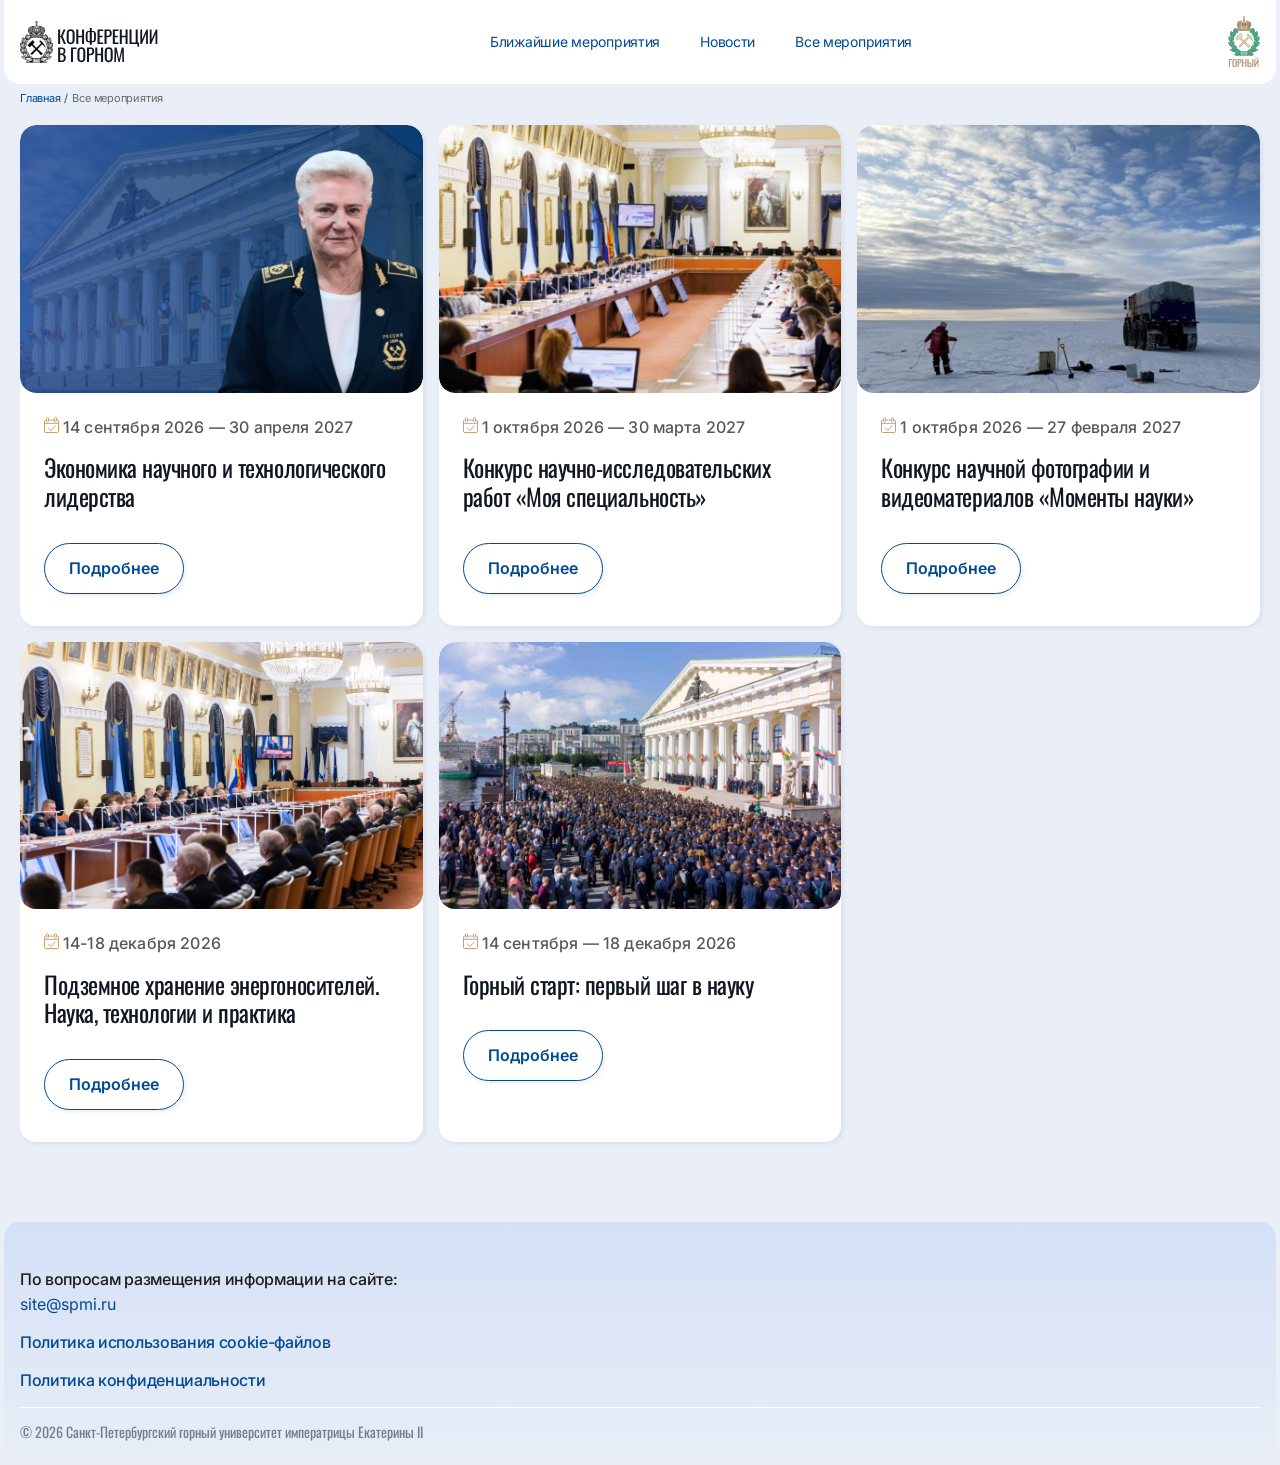
<file: events.html>
<!DOCTYPE html>
<html lang="ru">
  <head>
    <meta charset="UTF-8" />
    <meta name="viewport" content="width=device-width, initial-scale=1.0" />
    <title>Конференции в Горном</title>
    <link rel="icon" href="favicon.ico" type="image/vnd.microsoft.icon">
    <link rel="stylesheet" href="styles/keen-slider.min.css" />
    <link rel="stylesheet" href="styles/app.css" />
    <link rel="stylesheet" href="styles/front.css" />
    <script src="js/keen-slider.min.js" defer></script>
    <script src="js/main.js" defer></script>
    <script src="js/front.js" defer></script>
  </head>
  <body>
    <header class="site-header">
      <div class="container site-header__inner">
        <a
          class="site-header__brand"
          href="/"
          aria-label="Конференции в Горном — на главную"
        >
          <img class="site-header__brand-logo" src="1/images/logo.svg" />
        </a>
        <nav class="main-menu" aria-label="Главное меню">
          <a class="main-menu__link link" href="/#events"> Ближайшие мероприятия </a>
          <a class="main-menu__link link" href="/#news"> Новости </a>
          <a class="main-menu__link link" href="events.html"> Все мероприятия </a>
        </nav>
        <button
          class="site-header__burger"
          type="button"
          aria-label="Открыть меню"
          aria-expanded="false"
        >
          <span> </span>
          <span> </span>
          <span> </span>
          <span> </span>
        </button>
        <a
          class="site-header__mining-link"
          href="/"
          aria-label="Горный университет"
        >
          <img class="site-header__mining-emblem" src="1/images/gorny.svg" />
        </a>
      </div>
      <nav class="nav" aria-label="Мобильная навигация">
        <a class="nav__link link" href="#"> Ближайшие мероприятия </a>
        <a class="nav__link link" href="#"> Новости </a>
        <a class="nav__link link" href="#"> Все мероприятия </a>
      </nav>
    </header>
    <main class="events-page">
      <section class="container breadcrumb">
        <div class="breadcrumbs-line">
          <nav role="navigation" aria-labelledby="system-breadcrumb">
            <ul>
              <li>
                <a class="breadcrumb__link link" href="/">Главная</a>
              </li>
              <li class="is-active">
                <a href="#" aria-current="page">Все мероприятия</a>
              </li>
            </ul>
          </nav>
        </div>
      </section>
      <section class="events-page__section">
        <div class="container">
          <ul class="events-page__list">
            <li class="events-page__card scale-hover">
              <div class="scale-hover--block event-page__image"><img class="events-page__image scale-hover--img" src="images/front/event1.jpg" alt="" /></div>
              
              <div class="events-page__body">
                <div class="events-page__info">
                  <div class="events-page__meta">
                    <span class="events-page__meta-item">
                      <img src="images/front/calendar-gold.svg" alt="" />
                      14 сентября 2026 — 30 апреля 2027
                    </span>
                  </div>
                  <h3 class="events-page__title">
                    Экономика научного и технологического лидерства
                  </h3>
                </div>
                <a class="btn-outline" href="https://conference.spmi.ru/events/konkurs_nvp">Подробнее</a>
              </div>
            </li>
            <li class="events-page__card scale-hover">
              <div class="scale-hover--block event-page__image"><img class="events-page__image scale-hover--img" src="images/front/event2.jpg" alt="" /></div>
              <div class="events-page__body">
                <div class="events-page__info">
                  <div class="events-page__meta">
                    <span class="events-page__meta-item">
                      <img src="images/front/calendar-gold.svg" alt="" />
                      1 октября 2026 — 30 марта 2027
                    </span>
                  </div>
                  <h3 class="events-page__title">
                    Конкурс научно-исследовательских работ «Моя специальность»
                  </h3>
                </div>
                <a class="btn-outline" href="https://conference.spmi.ru/events/vocation">Подробнее</a>
              </div>
            </li>
            <li class="events-page__card scale-hover">
              <div class="scale-hover--block event-page__image"><img class="events-page__image scale-hover--img" src="images/front/event.png" alt="" /></div>
              <div class="events-page__body">
                <div class="events-page__info">
                  <div class="events-page__meta">
                    <span class="events-page__meta-item">
                      <img src="images/front/calendar-gold.svg" alt="" />
                      1 октября 2026 — 27 февраля 2027
                    </span>
                  </div>
                  <h3 class="events-page__title">
                    Конкурс научной фотографии и видеоматериалов «Моменты науки»
                  </h3>
                </div>
                <a class="btn-outline" href="https://conference.spmi.ru/events/energo">Подробнее</a>
              </div>
            </li>
            <li class="events-page__card scale-hover">
              <div class="scale-hover--block event-page__image"><img class="events-page__image scale-hover--img" src="images/front/event4.jpg" alt="" /></div>
              <div class="events-page__body">
                <div class="events-page__info">
                  <div class="events-page__meta">
                    <span class="events-page__meta-item">
                      <img src="images/front/calendar-gold.svg" alt="" />
                      14-18 декабря 2026
                    </span>
                  </div>
                  <h3 class="events-page__title">
                    Подземное хранение энергоносителей. Наука, технологии и практика
                  </h3>
                </div>
                <a class="btn-outline" href="https://conference.spmi.ru/events/energo">Подробнее</a>
              </div>
            </li>
            <li class="events-page__card scale-hover">
              <div class="scale-hover--block event-page__image"><img class="events-page__image scale-hover--img" src="images/front/event5.jpg" alt="" /></div>
              <div class="events-page__body">
                <div class="events-page__info">
                  <div class="events-page__meta">
                    <span class="events-page__meta-item">
                      <img src="images/front/calendar-gold.svg" alt="" />
                      14 сентября — 18 декабря 2026
                    </span>
                  </div>
                  <h3 class="events-page__title">
                    Горный старт: первый шаг в науку
                  </h3>
                </div>
                <a class="btn-outline" href="https://conference.spmi.ru/events/start">Подробнее</a>
              </div>
            </li>
          </ul>
          <!-- <nav class="events-page__pagination" aria-label="Страницы">
            <a class="events-page__page events-page__page--current" href="#" aria-current="page">1</a>
            <a class="events-page__page" href="#">2</a>
            <a class="events-page__page" href="#">3</a>
          </nav> -->
        </div>
      </section>
    </main>

    <footer class="footer section-margin">
      <div class="container footer__inner">
        <div class="footer__content">
          <div class="footer__contact-block">
            <p class="footer__question">
              По вопросам размещения информации на сайте:
            </p>
            <a class="footer__email" href="mailto:site@spmi.ru">site@spmi.ru</a>
          </div>
          <a class="footer__policy" href="https://spmi.ru/cookie-files"
            >Политика использования cookie-файлов</a
          >
          <a class="footer__policy" href="https://spmi.ru/politika_pers_dannye">Политика конфиденциальности</a>
        </div>
        <div class="footer__bottom">
          <div class="footer__divider"></div>
          <p class="footer__copyright">
            © 2026 Санкт-Петербургский горный университет императрицы Екатерины II
          </p>
        </div>
      </div>
    </footer>
  </body>
</html>
</file>
<file: styles/app.css>
@import url("fonts.css");
@import url("reset.css");
@import url("variable.css");

*,
*::before,
*::after {
  box-sizing: border-box;
}

body {
  margin: 0;
  font-family: var(--font-family), sans-serif;
  background: #e9eef7;
  color: var(--text);
  padding: 0 4px;
}

img {
  display: block;
  max-width: 100%;
}
/* =========================================================
   Components
   ========================================================= */
.btn-primary {
  width: fit-content;
  box-shadow: 2px 2px 4px 0 rgba(172, 186, 209, 0.25);
  background: var(--click-blue-conf);
  border-radius: 32px;
  padding: 12px 18px;
  font-weight: 600;
  font-size: 14px;
  line-height: 120%;
  letter-spacing: -0.02em;
  color: var(--text-ffffff);
  transition: ease .2s;
}
.btn-primary:hover{
background: #036;;
}
.btn-outline {
  display: inline-flex;
  align-items: center;
  gap: 8px;
  width: fit-content;
  padding: 12px 18px;
  border: 1px solid #004a94;
  border-radius: 32px;
  box-shadow: 2px 2px 4px 0 rgba(172, 186, 209, 0.25);
  color: #004a94;
  font-family: var(--font-family), sans-serif;
  font-weight: 600;
  font-size: 14px;
  line-height: 107%;
  letter-spacing: -2%;
  text-decoration: none;
  transition: ease 0.2s;
}


.btn-outline:hover {
  color: #FFF;
  background: var(--blue-hover);
}
.btn-arrow::after {
  content: "";
  display: inline-block;
  width: 10px;  
  height: 10px; 
  flex-shrink: 0;
  background-color: currentColor; 
  
  -webkit-mask: url("../images/front/arrow-external-blue.svg") no-repeat center / contain;
  mask: url("../images/front/arrow-external-blue.svg") no-repeat center / contain;
}
.container {
  --container-gutter: 12px;
  max-width: 1824px;
  margin: 0 auto;
  padding-left: var(--container-gutter);
  padding-right: var(--container-gutter);
  border-radius: 16px;
}
.scale-hover:hover img{
  transform: scale(1.04);

}
.scale-hover--block{
  overflow: hidden;
}
.scale-hover--img{
  transition: transform .4s ease;
    will-change: transform;
}

.link:hover,
.footer a:hover,
.contacts a:hover,
.archive a:hover,
.documents a:hover {
  text-decoration: underline;
  text-decoration-skip-ink: none;
  color: #036;
}
.container.site-header__inner {
  border-top-left-radius: 0px;
  border-top-right-radius: 0px;
}
.site-header__inner {
  padding-top: 16px;
  padding-bottom: 16px;
  background: #fff;
  display: flex;
  align-items: center;
  justify-content: space-between;
  border-bottom-left-radius: 16px;
  border-bottom-right-radius: 16px;
}

.site-header__brand {

  text-decoration: none;
  flex-shrink: 0;
}

.site-header__brand-logo {
  object-fit: cover;
}

.site-header__brand-title {
  margin: 0;
  font-family: var(--second-family), sans-serif;
  font-weight: 400;
  font-size: 18px;
  line-height: 1;
  letter-spacing: -0.02em;
  text-transform: uppercase;
  color: #101720;
}

.site-header__brand-title span {
  display: block;
}

.main-menu {
  display: none;
  align-items: center;
  gap: 40px;
  flex-shrink: 0;
}

.main-menu__link {
  font-family: var(--font-family), sans-serif;
  font-weight: 400;
  font-size: 14px;
  line-height: 1.3;
  letter-spacing: -0.02em;
  color: #004a94;
  text-decoration: none;
}

.site-header__burger {
  display: flex;
  align-items: center;
  justify-content: space-between;
  width: 48px;
  height: 24px;
  flex-direction: column;
  flex-shrink: 0;
  background: transparent;
  border: 0;
  cursor: pointer;
}

.site-header__burger span {
  display: block;
  width: 100%;
  height: 2px;
  background: #004a94;
  transform-origin: center;
  transition: transform 0.25s ease, opacity 0.2s ease;
}

.site-header__burger[aria-expanded="true"] span:nth-child(1) {
  transform: translateY(11px) rotate(45deg) scaleX(0.7);
}

.site-header__burger[aria-expanded="true"] span:nth-child(2),
.site-header__burger[aria-expanded="true"] span:nth-child(3) {
  opacity: 0;
  transform: scaleX(0);
}

.site-header__burger[aria-expanded="true"] span:nth-child(4) {
  transform: translateY(-11px) rotate(-45deg) scaleX(0.7);
}

@media (prefers-reduced-motion: reduce) {
  .site-header__burger span {
    transition: none;
  }
}

.site-header__mining-emblem {
  width: 32px;
  height: 52px;
}
/* =========================================================
   HERO
   ========================================================= */
.hero__inner {
  padding: 0;
  display: flex;
  flex-direction: column;
  gap: 0;
  box-shadow: 2px 2px 4px 0 rgba(172, 186, 209, 0.25);
  background: var(--text-ffffff);
}

.hero__content {
  display: flex;
  width: 100%;
  min-width: 0;
  flex-direction: column;
  justify-content: center;
  gap: 20px;
  padding: 16px var(--container-gutter) 32px;
}

.hero__lang {
  display: flex;
  background: #d3e0f6;
  width: fit-content;
  border-radius: 32px;
}
.hero__lang-link.is-active {
  background: var(--click-blue-conf);
  font-weight: 400;
  font-size: 14px;
  line-height: 130%;
  color: var(--text-ffffff);
  border-radius: 32px;
}
.hero__lang-link:not(.is-active):hover span {
  font-family: var(--font-family);
  font-weight: 400;
  font-size: 14px;
  line-height: 130%;
  text-decoration: underline;
  text-decoration-skip-ink: none;
  color: rgb(0, 51, 102);
}
.hero__lang-wrapper {
  display: flex;
  gap: 4px;
  align-items: center;
  padding: 8px;
  border-radius: 32px;
}
.hero__lang-wrapper img {
  width: 16px;
  height: 16px;
  flex-shrink: 0;
  border-radius: 50%;
}
.hero__lang-wrapper span {
  font-family: var(--font-family);
  font-weight: 400;
  font-size: 14px;
  line-height: 130%;
  color: #686868;
}
.hero__lang-link.is-active span {
  font-family: var(--font-family);
  font-weight: 400;
  font-size: 14px;
  line-height: 130%;
  color: var(--text-ffffff);
}
.hero__lang-link {
  text-decoration: none;
  color: inherit;
}

.hero__text {
  display: flex;
  flex-direction: column;
  gap: 16px;
}

.hero__title,
.hero__subtitle {
  margin: 0;
}
.hero__title {
  font-family: var(--second-family);
  font-weight: 400;
  font-size: 24px;
  line-height: 120%;
  letter-spacing: -0.02em;
  text-transform: uppercase;
  color: var(--text);
}
.hero__subtitle {
  font-family: var(--font-family);
  font-weight: 400;
  font-size: 16px;
  line-height: 120%;
  letter-spacing: -0.02em;
  color: var(--text);
}

.hero__divider {
  align-self: stretch;
  height: 1px;
  background: #d3e0f6;
}

.hero__info {
  display: flex;
  flex-direction: column;
  gap: 8px;
  margin: 0;
  padding: 0;
  list-style: none;
}
.hero__info-item {
  display: flex;
  gap: 8px;
  align-items: center;
}
.hero__info-item span {
  font-weight: 400;
  font-size: 16px;
  color: var(--text);
  line-height: 111%;
}

.hero__media {
  position: relative;
  order: -1;
  width: 100%;
  min-width: 0;
}
.hero__media::after {
  content: "";
  position: absolute;
  inset: 0;
}

.hero__image {
  display: block;
  width: 100%;
  height: auto;
  aspect-ratio: 3 / 2;
  border-radius: 16px;
  object-position: right;
  object-fit: cover;
}
.hero__button {
  margin-top: 4px;
}
/* =========================================================
   MAIN INFO
   ========================================================= */
.section-margin {
  margin-top: 80px;
}
.announcement__inner {
  display: flex;
  flex-direction: column;
  gap: 24px;
  padding-top: 48px;
  padding-bottom: 48px;
  border-radius: 16px;
  box-shadow: 2px 2px 4px 0 rgba(172, 186, 209, 0.25);
  background: linear-gradient(90deg, #fff 0%, #f3e0c7 100%);
}
.block-title {
  margin: 0;
  font-family: var(--second-family), sans-serif;
  font-weight: 500;
  font-size: 32px;
  line-height: 120%;
  letter-spacing: -0.01em;
  text-transform: uppercase;
  color: var(--text);
}
.announcement__divider {
  height: 1px;
  background: #e4ceb3;
}
.announcement__content {
  display: flex;
  flex-direction: column;
  gap: 24px;
  max-width: 800px;
}
.announcement__subtitle {
  margin: 0;
  font-family: var(--second-family), sans-serif;
  font-weight: 400;
  font-size: 24px;
  line-height: 120%;
  letter-spacing: -0.01em;
  color: var(--text);
}
.announcement__body {
  display: flex;
  flex-direction: column;
  gap: 16px;
  word-spacing: 0.5px;
}
.announcement__text {
  margin: 0;
  font-family: var(--font-family), sans-serif;
  font-weight: 400;
  font-size: 16px;
  line-height: 120%;
  letter-spacing: -0.01em;
  color: var(--text);
}
/* =========================================================
   ACCORDEONS
   ========================================================= */
.accordeons__list {
  display: flex;
  flex-direction: column;
  gap: 2px;
  background: #f3e0c7;
  max-width: 1824px;
  margin: auto;
  border-radius: 16px;
}
.accordion {
  padding-top: 32px;
  padding-bottom: 32px;
  background: linear-gradient(180deg, #f3e0c7 0%, #fff 100%);
  width: 100%;
}
.accordion__summary {
  display: flex;
  align-items: center;
  justify-content: space-between;
  gap: 10px;
  cursor: pointer;
  list-style: none;
}
.accordion-session__summary::-webkit-details-marker,
.accordion__summary::-webkit-details-marker {
  display: none;
}
.accordion-session__summary {
  display: flex;
  align-items: center;
  justify-content: space-between;
  gap: 10px;
  cursor: pointer;
  list-style: none;
  padding: 24px 16px;
  border-radius: 16px;
  background: #fff;
}
.accordion[open] > .accordion__summary {
  margin-bottom: 24px;
}
.accordion__title {
  font-family: var(--second-family), sans-serif;
  font-weight: 400;
  font-size: 32px;
  line-height: 120%;
  color: var(--text);
}
.accordion__icon {
  position: relative;
  width: 24px;
  height: 24px;
  flex-shrink: 0;
}
.accordion__icon::before,
.accordion__icon::after {
  content: "";
  position: absolute;
  background: #004a94;
}
.accordion__icon::before {
  top: 50%;
  left: 0;
  width: 24px;
  height: 2px;
  transform: translateY(-50%);
}
.accordion__body ul {
  padding-left: 26px;
  list-style: disc;
  display: flex;
  flex-direction: column;
  gap: 19px;
  line-height: 135%;
}
.accordion__icon::after {
  top: 0;
  left: 50%;
  width: 2px;
  height: 24px;
  transform: translateX(-50%);
}
.accordion__panel {
  display: flex;
  flex-direction: column;
  gap: 32px;
  padding: 24px 16px;
  border-radius: 16px;
  background: #fff;
}
.accordion__block {
  display: flex;
  flex-direction: column;
  gap: 16px;
}
.accordion__heading {
  margin: 0;
  font-family: var(--second-family), sans-serif;
  font-weight: 400;
  font-size: 24px;
  line-height: 120%;
  text-transform: uppercase;
  color: var(--text);
}
.accordion__body {
  display: flex;
  flex-direction: column;
  gap: 16px;
}
.accordion__body p,
.session__date {
  margin: 0;
  font-family: var(--font-family), sans-serif;
  font-weight: 400;
  font-size: 16px;
  line-height: 138%;
  color: var(--text);
}
.accordion__panel--sessions,
.accordion__panel--dates {
  padding: 0;
  background: none;
}
.accordion__panel--sessions {
  gap: 8px;
  display: flex;
  flex-direction: column;
  border-radius: 16px;
}
.accordion__panel--dates {
  gap: 4px;
}
.session {
  display: grid;
  grid-template-columns: 1fr auto;
  gap: 24px 10px;
  padding: 24px;
  border-radius: 16px;
  background: #fff;
}
.session--open {
  padding: 24px 16px;
}
.session__title {
  margin: 0;
  font-family: var(--second-family), sans-serif;
  font-weight: 400;
  font-size: 20px;
  line-height: 120%;
  text-transform: uppercase;
  color: var(--text);
}
.session__icon-wrap {
  position: relative;
  width: 24px;
  height: 24px;
  flex-shrink: 0;
  align-self: baseline;
  transition: transform 0.2s ease;
  display: flex;
  justify-content: center;
  align-items: end;
}
.accordion-session[open] .session__icon-wrap {
  align-items: end;
}
.accordion-session[open] {
  background: #fff;
  border-radius: 16px;
}
.accordion-session .session__icon {
}
.accordion-session[open] .session__icon {
  transform: rotate(180deg);
}
.accordion-icon-wrap {
  width: 30px;
  height: 30px;
  flex-shrink: 0;
  display: inline-flex;
  align-items: baseline;
  justify-content: end;
}
.accordion__icon {
  width: 24px;
  height: 24px;
  display: block;
  transform-origin: center;
  transition: transform 0.2s ease;
}
.session-text {
  display: flex;
  flex-direction: column;
  gap: 22px;
  padding: 16px;
  padding-top: 0;
  line-height: 130%;
  padding-bottom: 24px;
}
.date-card {
  display: flex;
  flex-direction: column;
  gap: 16px;
  padding: 32px 24px;
  border-radius: 16px;
  background: #fff;
  word-spacing: 1px;
}
.date-card__date {
  margin: 0;
  font-family: var(--font-family), sans-serif;
  font-weight: 700;
  font-size: 16px;
  line-height: 137%;
  color: var(--text);
}
.date-card__text {
  margin: 0;
  font-family: var(--font-family), sans-serif;
  font-weight: 400;
  font-size: 16px;
  line-height: 140%;
  color: var(--text);
}
.accordion__panel--dates {
  display: flex;
  flex-direction: column;
  gap: 4px;
  padding: 0;
  border-radius: 16px;
}
/* =========================================================
   DOCUMENTS (360)
   ========================================================= */
.documents {
}

.documents__inner {
  display: flex;
  flex-direction: column;
  gap: 24px;
  padding-top: 48px;
  padding-bottom: 48px;
  background: linear-gradient(0deg, #fff 0%, #f3e0c7 100%);
  box-shadow: 2px 2px 4px 0 rgba(172, 186, 209, 0.25);
  border-radius: 16px;
}

.documents__title {
  margin: 0;
  font-family: var(--second-family), sans-serif;
  font-weight: 500;
  font-size: 32px;
  line-height: 120%;
  letter-spacing: -0.01em;
  color: #1d1d1f;
}

.documents__list {
  display: flex;
  flex-direction: column;
  padding: 32px 16px;
  border-radius: 16px;
  background: #fff;
  box-shadow: 2px 2px 4px 0 rgba(172, 186, 209, 0.25);
}

.documents__item {
  position: relative;
  padding-bottom: 24px;
}

.documents__item::after {
  content: "";
  position: absolute;
  left: 0;
  right: 0;
  bottom: 0;
  height: 1px;
  background: #e9eef7;
}

.documents__item + .documents__item {
  padding-top: 24px;
}

.documents__item:last-child {
  padding-bottom: 0;
}

.documents__item:last-child::after {
  display: none;
}

.documents__link {
  display: flex;
  align-items: flex-start;
  gap: 8px;
  font-family: var(--font-family), sans-serif;
  font-weight: 400;
  font-size: 16px;
  line-height: 120%;
  letter-spacing: -0.02em;
  color: var(--click-blue-conf);
}

.documents__icon {
  width: 16px;
  height: 16px;
  flex-shrink: 0;
  margin-top: 1px;
}

/* =========================================================
   PARTNERS (360)
   ========================================================= */
.partners__inner {
  position: relative;
  display: flex;
  flex-direction: column;
  gap: 24px;
  padding-top: 48px;
  padding-bottom: 48px;
  box-shadow: 2px 2px 4px 0 rgba(172, 186, 209, 0.25);
  background: rgba(255, 255, 255, 0.1);
}
.partners__inner::after {
  content: "";
  position: absolute;
  inset: 0;
  border-radius: inherit;
  padding: 2px;
  background: linear-gradient(90deg, #ffffff 0%, #e9eef7 100%);
  -webkit-mask:
    linear-gradient(#fff 0 0) content-box,
    linear-gradient(#fff 0 0);
  -webkit-mask-composite: xor;
  mask-composite: exclude;
  pointer-events: none;
}

.partners__slider {
  width: 100%;
  height: 180px;
}

.partners__slide {
  display: flex;
}
.partners__card {
  display: flex;
  align-items: center;
  justify-content: center;
  width: 100%;
  height: 180px;
  padding: 24px 10px;
  border-radius: 16px;
  background: #fff;
  box-shadow: 2px 2px 4px 0 rgba(172, 186, 209, 0.25);
}

.partners__logo {
  display: block;
  max-width: 100%;
  max-height: 100%;
  object-fit: contain;
}

/*.partners__logo--1 {
  width: 222px;
}

.partners__logo--2 {
  width: 282px;
}

.partners__logo--3 {
  width: 71px;
}

.partners__logo--4 {
  width: 205px;
}*/

.partners__nav {
  display: flex;
  gap: 16px;
}

.nav-button {
  display: flex;
  align-items: center;
  justify-content: center;
  width: 48px;
  height: 48px;
  padding: 0;
  border: 1px solid var(--click-blue-conf);
  border-radius: 50%;
  background: transparent;
  color: var(--click-blue-conf);
  cursor: pointer;
  transition: background 0.2s;
}
.nav-button:hover svg {
  color: #fff;
}
.nav-button svg {
  transition: color 0.2s;
}
.nav-button:hover {
  background: var(--blue-hover);
}

.nav-button--prev svg {
  transform: rotate(180deg);
}

/* =========================================================
   ARCHIVE (360)
   ========================================================= */
.archive__inner {
  display: flex;
  flex-direction: column;
  gap: 24px;
  padding-top: 48px;
  padding-bottom: 48px;
  background: linear-gradient(0deg, #fff 0%, #d3e0f6 100%);
  box-shadow: 2px 2px 4px 0 rgba(172, 186, 209, 0.25);
  border-radius: 16px;
}

.archive__list {
  display: flex;
  flex-direction: column;
  gap: 16px;
}

.archive__card {
  display: flex;
  flex-direction: column;
  padding: 32px 16px;
  border-radius: 16px;
  background: #fff;
  box-shadow: 2px 2px 4px 0 rgba(172, 186, 209, 0.25);
}

.archive__card-inner {
  display: flex;
  flex-direction: column;
}

.archive__year {
  margin: 0 0 15px;
  padding-bottom: 16px;
  border-bottom: 1px solid #e9eef7;
  font-family: var(--font-family), sans-serif;
  font-weight: 600;
  font-size: 24px;
  line-height: 29px;
  color: #101720;
}

.archive__files {
  display: flex;
  flex-direction: column;
}

.archive__file {
  padding-bottom: 16px;
  border-bottom: 1px solid #e9eef7;
}

.archive__file + .archive__file {
  padding-top: 15px;
}

.archive__file:last-child {
  padding-bottom: 0;
  border-bottom: 0;
}

.archive__file-link {
  display: flex;
  align-items: center;
  gap: 8px;
  font-family: var(--font-family), sans-serif;
  font-weight: 400;
  font-size: 16px;
  line-height: 19px;
  letter-spacing: -0.02em;
  color: var(--click-blue-conf);
}

.archive__icon {
  width: 16px;
  height: 16px;
  flex-shrink: 0;
}

/* =========================================================
   ORGANISERS (360)
   ========================================================= */
.organisers {
  margin-top: 80px;
}

.organisers__inner {
  display: flex;
  flex-direction: column;
  gap: 24px;
  padding-top: 48px;
  padding-bottom: 48px;
  border-radius: 16px;
  position: relative;
  box-shadow: 2px 2px 4px 0 rgba(172, 186, 209, 0.25);
  background: rgba(255, 255, 255, 0.1);
}
.organisers__inner::after {
  content: "";
  position: absolute;
  inset: 0;
  border-radius: inherit;
  padding: 2px;
  background: linear-gradient(90deg, #fff 0%, #e0e0f0 100%);
  -webkit-mask:
    linear-gradient(#fff 0 0) content-box,
    linear-gradient(#fff 0 0);
  -webkit-mask-composite: xor;
  mask-composite: exclude;
  pointer-events: none;
}

.organisers__slider {
  width: 100%;
}

.organisers__slide {
  display: flex;
}

.organisers__card {
  display: flex;
  flex-direction: column;
  gap: 24px;
  width: 100%;
  padding: 32px 16px;
  border-radius: 16px;
  background: #fff;
  box-shadow: 2px 2px 4px 0 rgba(172, 186, 209, 0.25);
}
.organisers__image-wrap {
  width: 100%;
}
.organisers__image {
  object-fit: cover;
}

.organisers__content {
  border-top: 1px solid #c8a06f;
  padding-top: 7px;
}

.organisers__text {
  display: flex;
  flex-direction: column;
  gap: 8px;
}
.organisers__content {
  display: flex;
  align-items: center;
}

.organisers__name {
  margin: 0;
  font-family: var(--third-family), sans-serif;
  font-weight: 700;
  font-size: 18px;
  line-height: 25px;
  color: var(--click-blue-conf);
  letter-spacing: -1%;
}

.organisers__desc {
  margin: 0;
  font-family: var(--third-family), sans-serif;
  font-weight: 400;
  font-size: 16px;
  line-height: 22px;
  letter-spacing: -0.01em;
  color: #222;
}

.organisers__nav {
  display: flex;
  gap: 16px;
}

.nav-button {
  display: flex;
  align-items: center;
  justify-content: center;
  width: 48px;
  height: 48px;
  padding: 0;
  border: 1px solid var(--click-blue-conf);
  border-radius: 50%;
  background: transparent;
  color: var(--click-blue-conf);
  transition: background 0.2s;
  cursor: pointer;
}

.nav-button--prev svg {
  transform: rotate(180deg);
}

.nav-button:hover svg {
  color: #fff;
}
.nav-button svg {
  transition: color 0.2s;
}
.nav-button:hover {
  background: var(--blue-hover);
}

/* =========================================================
   CONTACTS (360)
   ========================================================= */
.contacts {
  margin-top: 80px;
}

.contacts__inner {
  display: flex;
  flex-direction: column;
  gap: 24px;
  padding-top: 48px;
  padding-bottom: 48px;
  border-radius: 16px;
  background: #fff;
  box-shadow: 2px 2px 4px 0 rgba(172, 186, 209, 0.25);
}

.contacts__content {
  display: flex;
  flex-direction: column;
  gap: 32px;
}

.contacts__group {
  display: flex;
  flex-direction: column;
  gap: 16px;
}

.contacts__subtitle {
  margin: 0;
  font-family: var(--second-family), sans-serif;
  font-weight: 400;
  font-size: 28px;
  line-height: 37px;
  letter-spacing: -0.02em;
  color: #222;
}

.contacts__person {
  display: flex;
  flex-direction: column;
  gap: 4px;
}
.contacts__person-link{
  font-family: var(--font-family);
font-weight: 600;
font-size: 18px;
line-height: 140%;
letter-spacing: -0.02em;
color: #004a94;
}
.contacts__persons{
  display: flex;
  flex-direction: column;
  gap: 8px;
}

.contacts__person-name {
  margin: 0;
  font-family: var(--font-family), sans-serif;
  font-weight: 600;
  font-size: 18px;
  line-height: 25px;
  letter-spacing: -0.02em;
  color: #222;
}

.contacts__person-role {
  margin: 0;
  font-family: var(--font-family), sans-serif;
  font-weight: 400;
  font-size: 16px;
  line-height: 22px;
  letter-spacing: -0.02em;
  color: #222;
}

.contacts__line {
  display: flex;
  align-items: center;
  gap: 4px;
  font-family: var(--font-family), sans-serif;
  font-weight: 400;
  font-size: 16px;
  line-height: 22px;
  color: #222;
}

.contacts__line--email,
.contacts__line[href^="tel"] {
  line-height: 19px;
  color: var(--click-blue-conf);
  align-items: center;
}

.contacts__line--email {
  gap: 8px;
}

.contacts__line svg {
  flex-shrink: 0;
}

#map {
  width: 100%;
  height: 160px;
  border-radius: 16px;
  background: #e9eef7;
  overflow: hidden;
}

/* =========================================================
   FOOTER (360)
   ========================================================= */
.footer__inner {
  display: flex;
  flex-direction: column;
  gap: 16px;
  padding-top: 48px;
  padding-bottom: 24px;
  border-bottom-left-radius: 0px;
  border-bottom-right-radius: 0px;
  background: linear-gradient(0deg, #d3e0f600 0%, #d3e0f6 100%);
}

.footer__content {
  display: flex;
  flex-direction: column;
  gap: 16px;
}

.footer__contact-block {
  display: flex;
  flex-direction: column;
  gap: 4px;
}

.footer__question {
  margin: 0;
  font-family: var(--font-family), sans-serif;
  font-weight: 500;
  font-size: 16px;
  line-height: 19px;
  letter-spacing: -0.02em;
  color: #1d1d1f;
}
.footer__question,
.footer__email,
.footer__policy{
width: fit-content;
}

.footer__email {
  font-family: var(--font-family), sans-serif;
  font-weight: 400;
  font-size: 16px;
  line-height: 22px;
  color: var(--click-blue-conf);
}

.footer__policy {
  font-family: var(--third-family), sans-serif;
  font-weight: 500;
  font-size: 16px;
  line-height: 22px;
  letter-spacing: -0.02em;
  color: var(--click-blue-conf);
}

.footer__bottom {
  display: flex;
  flex-direction: column;
  gap: 16px;
}


.footer__divider {
  width: 100%;
  height: 1px;
  margin-bottom: -1px;
  background: #fff;
}

.footer__copyright {
  margin: 0;
  font-family: var(--second-family), sans-serif;
  font-weight: 400;
  font-size: 14px;
  line-height: 18px;
  color: #757c89;
}

/* =========================================================
   NAV (360)
   ========================================================= */
.site-header {
  position: relative;
  z-index: 10;
}

.nav {
  display: none;
  position: absolute;
  top: 100%;
  left: 0;
  width: 100%;
  flex-direction: column;
  align-items: flex-start;
  gap: 24px;
  padding: 16px 12px 32px;
  background: #fff;
  border-bottom-left-radius: 16px;
  border-bottom-right-radius: 16px;
}

.nav.is-open {
  display: flex;
}

.nav__link {
  font-family: var(--font-family), sans-serif;
  font-weight: 400;
  font-size: 16px;
  line-height: 21px;
  letter-spacing: -0.02em;
  color: #004a94;
  text-decoration: none;
}

@media (min-width: 770px) {
  .nav,
  .nav.is-open {
    display: none;
  }
}

/* =========================================================
   BREADCRUMBS (360)
   ========================================================= */
.breadcrumbs-line {
  padding-top: 8px;
  padding-bottom: 20px;
}

.breadcrumb ul {
  display: flex;
  align-items: center;
  gap: 4px;
  min-width: 0;
}

.breadcrumb li {
  min-width: 0;
  line-height: 0;
}

.breadcrumb li:first-child {
  flex: 0 0 auto;
}

.breadcrumb li.is-active {
  display: flex;
  flex: 1 1 auto;
  align-items: center;
  min-width: 0;
}

.breadcrumb li.is-active::before {
  content: "/";
  flex: 0 0 4px;
  margin-right: 4px;
  font-family: var(--font-family), sans-serif;
  font-weight: 400;
  font-size: 11px;
  line-height: 120%;
  letter-spacing: -0.02em;
  color: #005ebc;
}

.breadcrumb a {
  font-family: var(--font-family), sans-serif;
  font-weight: 400;
  font-size: 11px;
  line-height: 120%;
  letter-spacing: -0.02em;
  color: #005ebc;
}

.breadcrumb li.is-active a {
  display: block;
  min-width: 0;
  overflow: hidden;
  white-space: nowrap;
  text-overflow: ellipsis;
  color: #686868;
}

@media (min-width: 500px) {
  .accordion__panel{
    padding: 24px;
  }
  .breadcrumb a,
  .breadcrumb li.is-active::before {
    color: #004a94;
  }
}

@media (min-width: 770px) {
}

/* =========================================================
   BREAKPOINTS (mobile first, базовые стили — 360)
   ========================================================= */

/* ≥ 500 — «500 Страница конференции» */
@media (min-width: 500px) {
  .organisers__image-wrap {
    height: 85px;
  }
  .organisers__image {
    object-fit: contain;
    width: fit-content;
    height: 100%;
  }

  .session-text {
    padding: 24px;
    padding-top: 0;
  }
  .accordion-session__summary {
    padding: 24px;
  }
  .session__title {
    font-size: 24px;
  }
  .hero__content {
    gap: 24px;
    padding: 24px var(--container-gutter) 48px;
  }

  .hero__button {
    margin-top: 0;
  }
}

/* ≥ 770 — «770 Страница конференции» */
@media (min-width: 770px) {
  .organisers__inner{
    padding-top: 64px;
    padding-bottom: 64px;
  }
  .contacts__inner {
    padding-top: 64px;
    padding-bottom: 64px;
  }
  .organisers__content {
    border-top: none;
    border-left: 1px solid #c8a06f;
    padding-top: 0;
    padding-left: 16px;
    width: calc(50% - 8px);
  }
  .organisers__card {
    padding: 48px 24px;
    flex-direction: row;
    gap: 16px;
  }
  .organisers__image-wrap {
    align-self: center;
    width: calc(50% - 8px);
  }

  .archive__inner {
    padding-top: 64px;
    padding-bottom: 64px;
  }
  .archive__list {
    flex-direction: row;
    flex-wrap: wrap;
  }
  .archive__card {
    width: calc(50% - 8px);
    padding: 32px 24px;
  }
  .partners__inner {
    padding-top: 64px;
    padding-bottom: 64px;
  }
  .documents__inner {
    padding-top: 64px;
    padding-bottom: 64px;
  }
  .documents__list {
    padding: 48px 24px;
  }
  .accordion__body p {
    word-spacing: 0.4px;
  }
  .date-card__date {
    width: 208px;
  }
  .date-card {
    flex-direction: row;
  }
  .accordion__body ul {
    line-height: 132%;
  }
  .container {
    --container-gutter: 16px;
  }

  .main-menu {
    display: flex;
  }

  .site-header__burger {
    display: none;
  }

  .hero__inner {
    flex-direction: row;
    gap: 16px;
  }

  .hero__content {
    flex: 0 0 calc(50% - 8px);
    width: auto;
    gap: 16px;
    padding: 32px 0 48px var(--container-gutter);
  }

  .hero__button {
    margin-top: 8px;
  }

  .hero__title {
    font-size: 18px;
  }

  .hero__media {
    order: 0;
    flex: 1 1 0;
    width: auto;
  }

  .hero__image {
    height: 100%;
    aspect-ratio: auto;
  }

  .announcement__inner {
    padding-top: 64px;
    padding-bottom: 64px;
  }
  .hero__media::after {
    background: linear-gradient(270deg, rgba(255, 255, 255, 0) 0%, #fff 100%);
  }
}

/* ≥ 1024 — «1024 Страница конференции» */
@media (min-width: 1024px) {
  .date-card{padding: 32px}
  .accordion-session__summary{
    padding: 24px 32px;
  }
  .session-text{
    padding-left: 32px;
    padding-right: 32px;
  }
  .accordion__panel{
    padding: 24px 32px;
  }
  .contacts__content {
    flex-direction: row;
    gap: 16px;
  }
  .contacts__content > * {
    width: calc(50% - 8px);
  }
  .organisers__name {
    line-height: 140%;
  }
  .organisers__image {
    height: 100%;
  }
  .organisers__inner {
    padding-top: 64px;
    padding-bottom: 64px;
  }
  .organisers__name {
    font-size: 24px;
  }
  .organisers__image-wrap {
    height: 113px;
  }
  .organisers__content {
    padding-left: 24px;
  }
  .hero__content {
    gap: 24px;
  }

  .hero__button {
    margin-top: 0;
  }

  .btn-primary {
    padding: 16px 24px;
    font-size: 16px;
  }
}

/* ≥ 1400 — «1400 Страница конференции» */
@media (min-width: 1400px) {
 
    
  .footer__inner {
    padding-top: 80px;
    padding-bottom: 64px;
  }
  .contacts__inner {
    padding-top: 80px;
    padding-bottom: 80px;
  }
  .contacts__subtitle {
    font-size: 32px;
    line-height: 143%;
  }
  .organisers__inner {
    padding-top: 80px;
    padding-bottom: 80px;
    gap: 40px;
  }
  .organisers__card {
    padding: 48px;
  }
  .organisers__image-wrap {
    height: 135px;
  }
  .archive__inner {
    padding-top: 80px;
    padding-bottom: 80px;
    gap: 40px;
  }
  .archive__card {
    padding: 48px;
  }

  .partners__inner {
    padding-top: 80px;
    padding-bottom: 80px;
    gap: 40px;
  }
  .documents__list {
    padding: 48px 32px;
  }
  .documents__inner {
    padding-top: 80px;
    padding-bottom: 80px;
    gap: 32px;
  }
  .accordion__panel {
    flex-direction: row;
    gap: 16px;
  }
  .accordion__block {
    width: 50%;
  }
  .accordion__body ul {
    line-height: 135%;
    gap: 18px;
  }

  body {
    padding: 0 32px;
  }

  .container {
    --container-gutter: 48px;
  }

  .section-margin {
    margin-top: 100px;
  }

  .hero__content {
    padding: 40px 0 64px var(--container-gutter);
  }

  .hero__title {
    font-size: 28px;
  }

  .hero__button {
    margin-top: 24px;
  }

  .announcement__inner {
    padding-top: 80px;
    padding-bottom: 80px;
  }

  .block-title {
    font-size: 40px;
  }
   .accordion__conditions {
    flex-direction: column;
    gap: 32px;
  }
  .accordion__conditions .accordion__block{
    max-width: 804px; 
    width: 100%;
  }
}

/* ≥ 1920 — «1920 Страница конференции» */
@media (min-width: 1920px) {
  .contacts__line {
    line-height: 18px;
  }
  .date-card{
    gap: 24px;
  }
  .contacts__content {
    gap: 24px;
  }

  .organisers__card {
    gap: 24px;
  }
  .organisers__image-wrap {
    height: 158px;
  }
  .archive__list {
    gap: 24px;
  }
  .archive__card {
    width: calc(50% - 12px);
  }
  .organisers__nav,
  .partners__nav {
    gap: 24px;
  }
  body {
    padding: 0 48px;
  }

  .container {
    --container-gutter: 64px;
  }

  .hero__inner {
    gap: 24px;
  }

  .hero__content {
    flex-basis: calc(50% - 12px);
    padding: 48px 0 80px var(--container-gutter);
  }

  .hero__title {
    font-size: 40px;
    text-transform: none;
  }

  .hero__button {
    margin-top: 18px;
  }
}
</file>
<file: styles/front.css>
/* =========================================================
   Главная страница: баннер, мероприятия, статьи, конференции
   Базовые классы (container, block-title, btn-primary, section-margin)
   берутся из app.css
   ========================================================= */

.front__banner {
  position: relative;
  overflow: hidden;
  border-radius: 16px;
}
.front__banner::after {
  content: "";
  position: absolute;
  inset: 0;
  background: linear-gradient(180deg, rgba(0, 51, 102, 0) 50%, #036 100%);
  z-index: 1;
}

.front__banner-image {
  width: 100%;
  height: 480px;
  object-fit: cover;
  object-position: 100% 50%;
  position: relative;
  z-index: 1;
}

.front__banner-content {
  position: absolute;
  top: 286px;
  left: 12px;
  right: 12px;
  display: flex;
  flex-direction: column;
  gap: 8px;
  z-index: 2;
  max-width: 316px;
}

.front__banner-title,
.front__banner-subtitle {
  margin: 0;
}

.front__banner-title {
  font-family: var(--second-family), sans-serif;
  font-weight: 500;
  font-size: 48px;
  line-height: 120%;
  letter-spacing: -0.01em;
  text-transform: uppercase;
  color: #fff;
}

.front__banner-subtitle {
  font-family: var(--font-family), sans-serif;
  font-weight: 400;
  font-size: 24px;
  line-height: 100%;
  color: #e4ceb3;
  letter-spacing: 2%;
}

.front__events-inner {
  display: flex;
  flex-direction: column;
  gap: 16px;
  padding-block: 32px;
  background: linear-gradient(90deg, #f3e0c7 0%, #fff 100%);
}

.front__events-list {
  display: flex;
  flex-direction: column;
  gap: 24px;
  margin: 0;
  padding: 0;
  list-style: none;
}

.front__events-actions {
  display: flex;
  flex-wrap: wrap;
  align-items: center;
  justify-content: space-between;
  gap: 16px;
  margin-top: 8px;
}

.front__card {
  overflow: hidden;
  background: #fff;
  border-radius: 16px;
  box-shadow: 2px 2px 4px 0 rgba(172, 186, 209, 0.25);
}

.front__card-media {
  position: relative;
}

.front__card-media img {
  width: 100%;
  aspect-ratio: 328 / 219;
  object-fit: cover;
  object-position: center right;
  max-height: 364px;
  border-radius: 16px;
}

.front__card-media--fade::after {
  content: "";
  position: absolute;
  inset: 0;
  background: linear-gradient(270deg, rgba(255, 255, 255, 0) 0%, #fff 100%);
  pointer-events: none;
}

.front__card-body {
  display: flex;
  flex-direction: column;
  gap: 24px;
  padding: 16px 16px 32px;
}

.front__card-info {
  display: flex;
  flex-direction: column;
  gap: 8px;
}

.front__card-meta {
  display: flex;
  align-items: center;
  gap: 16px;
}

.front__card-meta-item {
  display: flex;
  align-items: center;
  gap: 4px;
  font-family: var(--font-family), sans-serif;
  font-weight: 500;
  font-size: 16px;
  line-height: 120%;
  letter-spacing: 0.02em;
  color: #585858;
}

.front__card-meta-item img {
  flex-shrink: 0;
}

.front__conference-title,
.front__card-title {
  margin: 0;
  font-family: var(--second-family), sans-serif;
  font-weight: 400;
  font-size: 24px;
  line-height: 120%;
  letter-spacing: -0.02em;
  color: var(--text);
}



.front__conferences--btn {
  display: inline-flex;
  align-items: center;
  gap: 16px;
}

.front__articles-inner,
.front__conferences-inner {
  display: flex;
  flex-direction: column;
  gap: 16px;
  padding-block: 32px;
  border-radius: 16px;
}

.front__articles-inner {
  background: #fff;
  box-shadow: 2px 2px 4px 0 rgba(172, 186, 209, 0.25);
}
.event-page__image,
.front__image--block{
  border-radius: 16px;
}

.front__conferences-inner {
  background: #d3e0f6;
}

.front__head {
  display: flex;
  align-items: center;
  justify-content: space-between;
  gap: 16px;
}

.front__conf-head {
  display: flex;
  flex-direction: column;
  gap: 24px;
}

.front__nav {
  display: flex;
  align-items: center;
  gap: 16px;
}

.front__conf-head .front__nav {
  gap: 24px;
}

.front__nav-button {
  padding: 0;
  border: 0;
  background: none;
  line-height: 0;
  cursor: pointer;
}

.front__nav-button img {
  width: 48px;
  height: 48px;
}

.front__nav-button:hover {
  opacity: 0.7;
}

.front__article {
  display: flex;
  flex-direction: column;
  gap: 8px;
}

.front__article-image {
  width: 100%;
  aspect-ratio: 328 / 185;
  object-fit: cover;
  border-radius: 16px;
  box-shadow: 2px 2px 4px 0 rgba(172, 186, 209, 0.25);
}

.front__article-date,
.front__article-title {
  margin: 0;
  font-family: var(--font-family), sans-serif;
  font-weight: 400;
  font-size: 16px;
  line-height: 120%;
}

.front__article-date {
  color: #7a7a7a;
}

.front__article-title {
  color: var(--text);
}

.front__article .btn-primary {
  margin-top: 8px;
}

.front__conf-card .front__card-info {
  gap: 16px;
}

.front__btn-outline img,
.front__conferences--btn img {
  width: 10px;
  height: 10px;
}

@media (min-width: 500px) {
  .front__banner::after {
    background: linear-gradient(
      180deg,
      rgba(0, 51, 102, 0) 50%,
      rgba(0, 51, 102, 0.2) 100%
    );
  }
  .front__conferences-inner {
    padding-block: 48px;
  }
}
@media (min-width: 770px) {
  .front__conference-title {
    font-size: 18px;
  }
  .front__conferences-inner {
    gap: 24px;
  }
  .front__card-body a {
    margin-top: auto;
  }
  .front__conf-head {
    flex-direction: row;
    justify-content: space-between;
    align-items: center;
  }
  .front__articles-inner {
    padding-block: 48px;
  }
  .front__card-info {
    gap: 16px;
  }
  .front__events-inner {
    gap: 24px;
  }
  .front__card {
    display: flex;
    gap: 16px;
    flex-direction: row-reverse;
  }
  .front__card-title {
    font-size: 18px;
  }
  .front__btn-outline {
    margin-top: auto;
  }
  .front__events-list {
    gap: 32px;
  }
  .front__card > * {
    width: calc(50% - 8px);
  }
  .front__card-body {
    padding: 24px;
    padding-right: 0px;
  }
  .front__card-media img {
    max-height: 238px;
  }
  .front__banner-image {
    height: 401px;
  }
  .front__banner-content {
    top: 50%;
    transform: translateY(-50%);
    left: var(--container-gutter);
    right: var(--container-gutter);
    gap: 16px;
  }
  .front__banner::after {
    background: initial;
  }
  .front__events-inner {
    padding-block: 48px;
  }
}
@media (min-width: 1024px) {
  .front__conferences--btn {
    padding: 20px 32px;
    gap: 8px;
    letter-spacing: -0.12px;
  }
  .front__conference-title {
    font-size: 32px;
  }
  .front__card-title {
    font-size: 24px;
  }
  .front__articles-inner {
    gap: 24px;
  }

  .front__card-body {
    padding-block: 32px;
  }
  .front__card-media img {
    max-height: 322px;
  }
  .btn-outline {
    padding: 16px 24px;
    font-size: 16px;
    letter-spacing: -1%;
  }
}
@media (min-width: 1400px) {
      .front__conferences-inner {
        padding-block: 80px;
        gap: 40px;
    }
  .front__articles-inner{
    padding-block: 80px;
    gap: 40px;
  }
  .front__card-media img{
    height: 408px;
    max-height: 557px;
  }
      .front__events-inner {
        padding-block: 80px;
    }
        .front__card-body {
        padding-block: 48px;
        padding-left: 48px;
    }
        .front__card-title {
        font-size: 32px;
    }
  .front__banner-image {
    height: 720px;
  }
  .front__banner-content{
    left: var(--container-gutter);
    right: var(--container-gutter);
    max-width: 485px;
  }
  .front__banner-title{
    font-size: 80px;
  }
  .front__banner-subtitle{
    font-size: 32px;
    letter-spacing: 4%;
  }
}
@media (min-width: 1920px) {
  .front__card{
    gap: 24px;
  }
  .front__banner-content{
    left: var(--container-gutter);
    right: var(--container-gutter);
  }
      .front__card-body {
        padding: 64px;
    }
        .front__card-title {
        font-size: 40px;
    }
        .front__card-media img {
        height: 557px;
    }
        .front__conference-title {
        font-size: 40px;
    }
}

/* =========================================================
   Страница мероприятий (events.html): список конференций
   ========================================================= */

.events-page__list {
  display: grid;
  grid-template-columns: 1fr;
  gap: 16px;
  margin: 0;
  padding: 0;
  list-style: none;
}

.events-page__card {
  display: flex;
  flex-direction: column;
  height: 100%;
  overflow: hidden;
  background: #fff;
  border-radius: 16px;
  box-shadow: 2px 2px 4px 0 rgba(172, 186, 209, 0.25);
}

.events-page__image {
  display: block;
  width: 100%;
  object-fit: cover;
  border-radius: 16px;
  aspect-ratio: 328 / 218;
}

.events-page__body {
  display: flex;
  flex: 1;
  flex-direction: column;
  gap: 24px;
  padding: 16px 16px 32px;
}

.events-page__info {
  display: flex;
  flex-direction: column;
  gap: 16px;
}

.events-page__meta {
  display: flex;
  align-items: center;
  gap: 16px;
}

.events-page__meta-item {
  display: flex;
  align-items: baseline;
  gap: 4px;
  font-family: var(--font-family), sans-serif;
  font-weight: 500;
  font-size: 16px;
  line-height: 120%;
  letter-spacing: 0.01em;
  color: #585858;
}

.events-page__meta-item img {
  flex-shrink: 0;
}

.events-page__title {
  margin: 0;
  font-family: var(--second-family), sans-serif;
  font-weight: 400;
  font-size: 18px;
  line-height: 120%;
  letter-spacing: -0.02em;
  color: var(--text);
}

.events-page__button {
  display: inline-flex;
  align-items: center;
  gap: 8px;
  width: fit-content;
  padding: 16px 24px;
  border: 1px solid #004a94;
  border-radius: 32px;
  box-shadow: 2px 2px 4px 0 rgba(172, 186, 209, 0.25);
  color: #004a94;
  font-family: var(--font-family), sans-serif;
  font-weight: 600;
  font-size: 16px;
  line-height: 120%;
  letter-spacing: -0.01em;
  text-decoration: none;
  transition: ease 0.2s;
  margin-top: auto;
}

.events-page__button:hover {
  color: #036;
  border-color: #036;
}

.events-page__pagination {
  display: flex;
  justify-content: center;
  gap: 40px;
  margin: 24px 0 0;
  padding: 0;
  list-style: none;
}

.events-page__page {
  font-family: var(--second-family), sans-serif;
  font-weight: 400;
  font-size: 24px;
  line-height: 120%;
  letter-spacing: -0.02em;
  color: #004a94;
  text-decoration: none;
}

.events-page__page--current {
  color: #000;
}

@media (min-width: 500px) {
  .events-page__list {
    grid-template-columns: repeat(2, 1fr);
  }
}

@media (min-width: 770px) {
  .events-page__list {
    grid-template-columns: repeat(3, 1fr);
  }

  .events-page__title {
    font-size: 24px;
  }
}
@media (min-width: 1024px) {
  .events-page__body{
    padding: 24px 24px 32px;
    gap: 32px;
  }
}

@media (min-width: 1400px) {
  .events-page__list {
    grid-template-columns: repeat(4, 1fr);
  }
}
@media (min-width: 1920px) {
  .events-page__list {
    gap: 24px;
  }
}
</file>
<file: styles/keen-slider.min.css>
.keen-slider:not([data-keen-slider-disabled]){-webkit-touch-callout:none;-webkit-tap-highlight-color:transparent;align-content:flex-start;display:flex;overflow:hidden;position:relative;touch-action:pan-y;-webkit-user-select:none;-moz-user-select:none;-ms-user-select:none;user-select:none;-khtml-user-select:none;width:100%}.keen-slider:not([data-keen-slider-disabled]) .keen-slider__slide{min-height:100%;overflow:hidden;position:relative;width:100%}.keen-slider:not([data-keen-slider-disabled])[data-keen-slider-reverse]{flex-direction:row-reverse}.keen-slider:not([data-keen-slider-disabled])[data-keen-slider-v]{flex-wrap:wrap}
</file>
